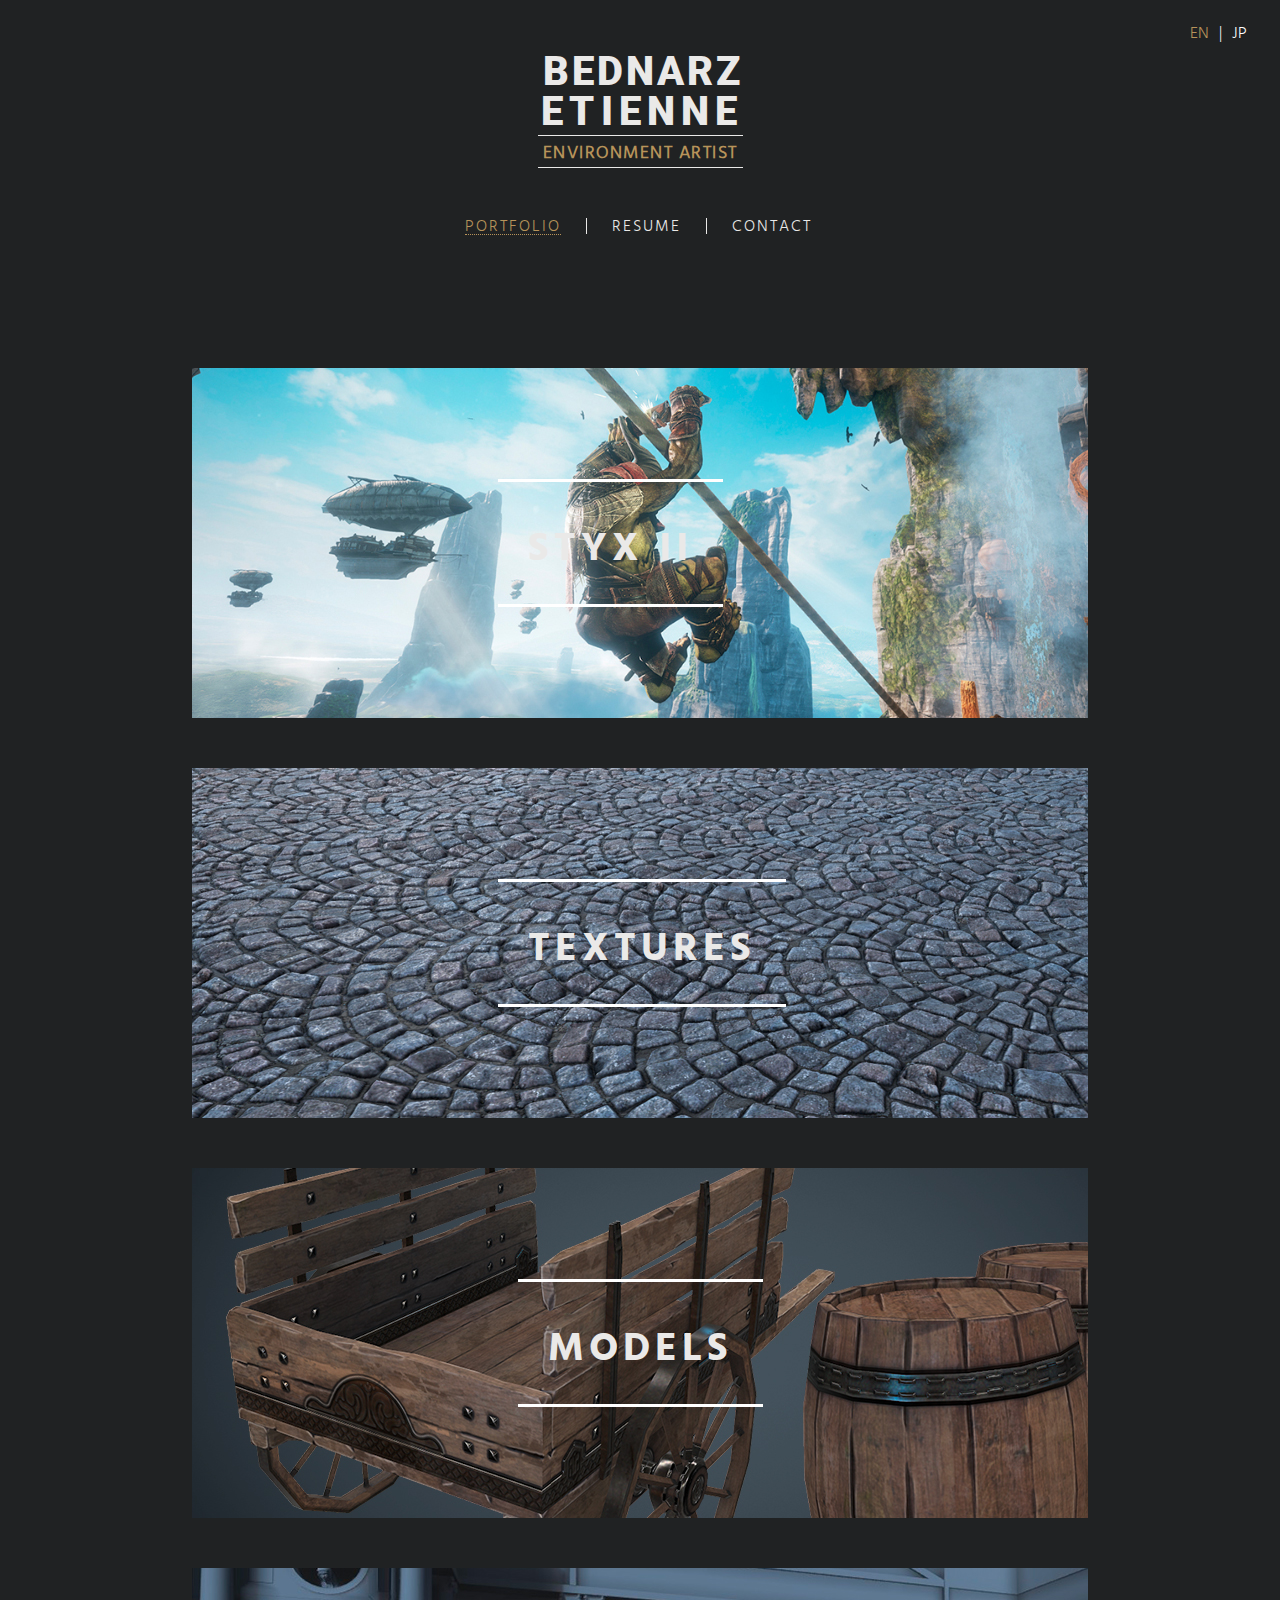
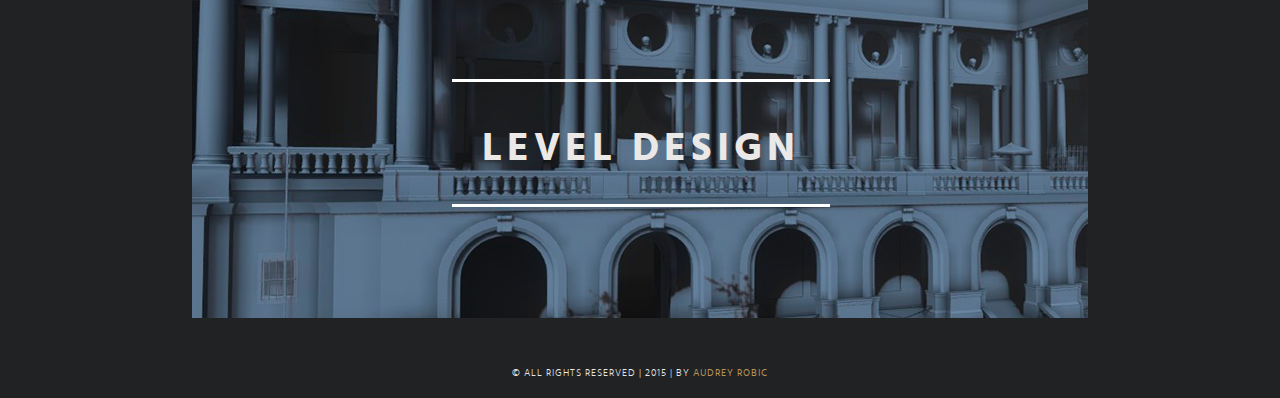
<file: index.html>
<!DOCTYPE html>
	<html lang="en">
	<head>
		<title>Portfolio | E.BEDNARZ | Environement Artist</title>
		<meta charset="UTF-8">
		<meta name="viewport" content="initial-scale=1">
		<meta name="description" content="Etienne Bednarz | 3D Environment Artist for video games. " />
		<meta name="keywords" content="Etienne Bednarz, 3D, Environment artist, video game" />
		<meta property="og:title" content="Etienne Bednarz | 3D Environment Artist for video games. ">
		<meta property="og:description" content="3D Environment Artist for video games.">
		<meta property="og:type" content="Website">
		<meta property="og:url" content="http://etiennebednarz.fr">
		<meta property="og:image" content="http://etiennebednarz.fr/img/social-network.png">
		<meta property="og:site_name" content="Etienne Bednarz">
		<link rel="stylesheet" type="text/css" href="css/style.css">
		<link rel="stylesheet" type="text/css" href="css/stylesheet.css">
		<link  rel="shortcut icon" href="img/favicon.png">
		<link rel="stylesheet" type="text/css" href="css/reset.css">
		<link rel="stylesheet" type="text/css" href="css/style.css">
		<link rel="stylesheet" type="text/css" href="css/stylesheet.css">
		<link rel="shortcut icon" href="img/favicon.png">
	</head>
	<body>
		<header>
			<button class="button-block"><div class="button-nav"></div></button>
			<ul class="language">
				<li><a href="index.html"class="lang-en lang-active">en</a>|</li>
				<li><a href="jp.html" class="lang-jap">jp</a></li>
			</ul>
			<a href="index.html" class="titre-site">
				<h1>Bednarz <span class="spacing">Etienne</span></h1>
				<h2>Environment Artist </h2>
			</a>
			<nav class="nav">
				<ul class="navigation en">
					<li><a class="content-actif" href="index.html">Portfolio</a></li>
					<li><a href="resume.html">Resume</a></li>
					<li><a href="contact.php">Contact</a></li>
				</ul>
			</nav>
		</header>
		<div class="wrapper">
			<ul class="works">
			    <li>
					<a class="projet styx" href="Styx.html">
						<h3 class="work-projet-titre">Styx II</h3>
					</a>
				</li>
				<li>
					<a class="projet texture" href="texture.html">
						<h3 class="work-projet-titre">Textures</h3>
					</a>
				</li>
				<li>
					<a class="projet models" href="models.html">
						<h3 class="work-projet-titre">Models</h3>
					</a>
				</li>
				<li>
					<a  class="projet leveldesign" href="leveldesign.html">
						<h3 class="work-projet-titre">Level design</h3>
					</a>
				</li>
			</ul>
		</div>
		<footer>
			<p>© All rights reserved | 2015 | By <a href="http://www.audreyrobic.be" target='_blank'>Audrey Robic</a></p>
		</footer>
		<script>
		buttonBlock = document.getElementsByClassName("button-block"),
	      	buttonNav = document.getElementsByClassName("button-nav"),
	      	langJap = document.getElementsByClassName("lang-jap"),
	      	language = document.getElementsByClassName("language"),
	      	nav = document.getElementsByClassName("nav");
	      
	      	buttonBlock[0].addEventListener("click", function(){
	        nav[0].classList.toggle("nav-mobile");
	        language[0].classList.toggle("color-lang");
	        langJap[0].classList.toggle("color-lang");
	      	});


		  (function(i,s,o,g,r,a,m){i['GoogleAnalyticsObject']=r;i[r]=i[r]||function(){
		  (i[r].q=i[r].q||[]).push(arguments)},i[r].l=1*new Date();a=s.createElement(o),
		  m=s.getElementsByTagName(o)[0];a.async=1;a.src=g;m.parentNode.insertBefore(a,m)
		  })(window,document,'script','//www.google-analytics.com/analytics.js','ga');

		  ga('create', 'UA-64553737-1', 'auto');
		  ga('send', 'pageview');

		</script>
	</body>
	</html>
</file>
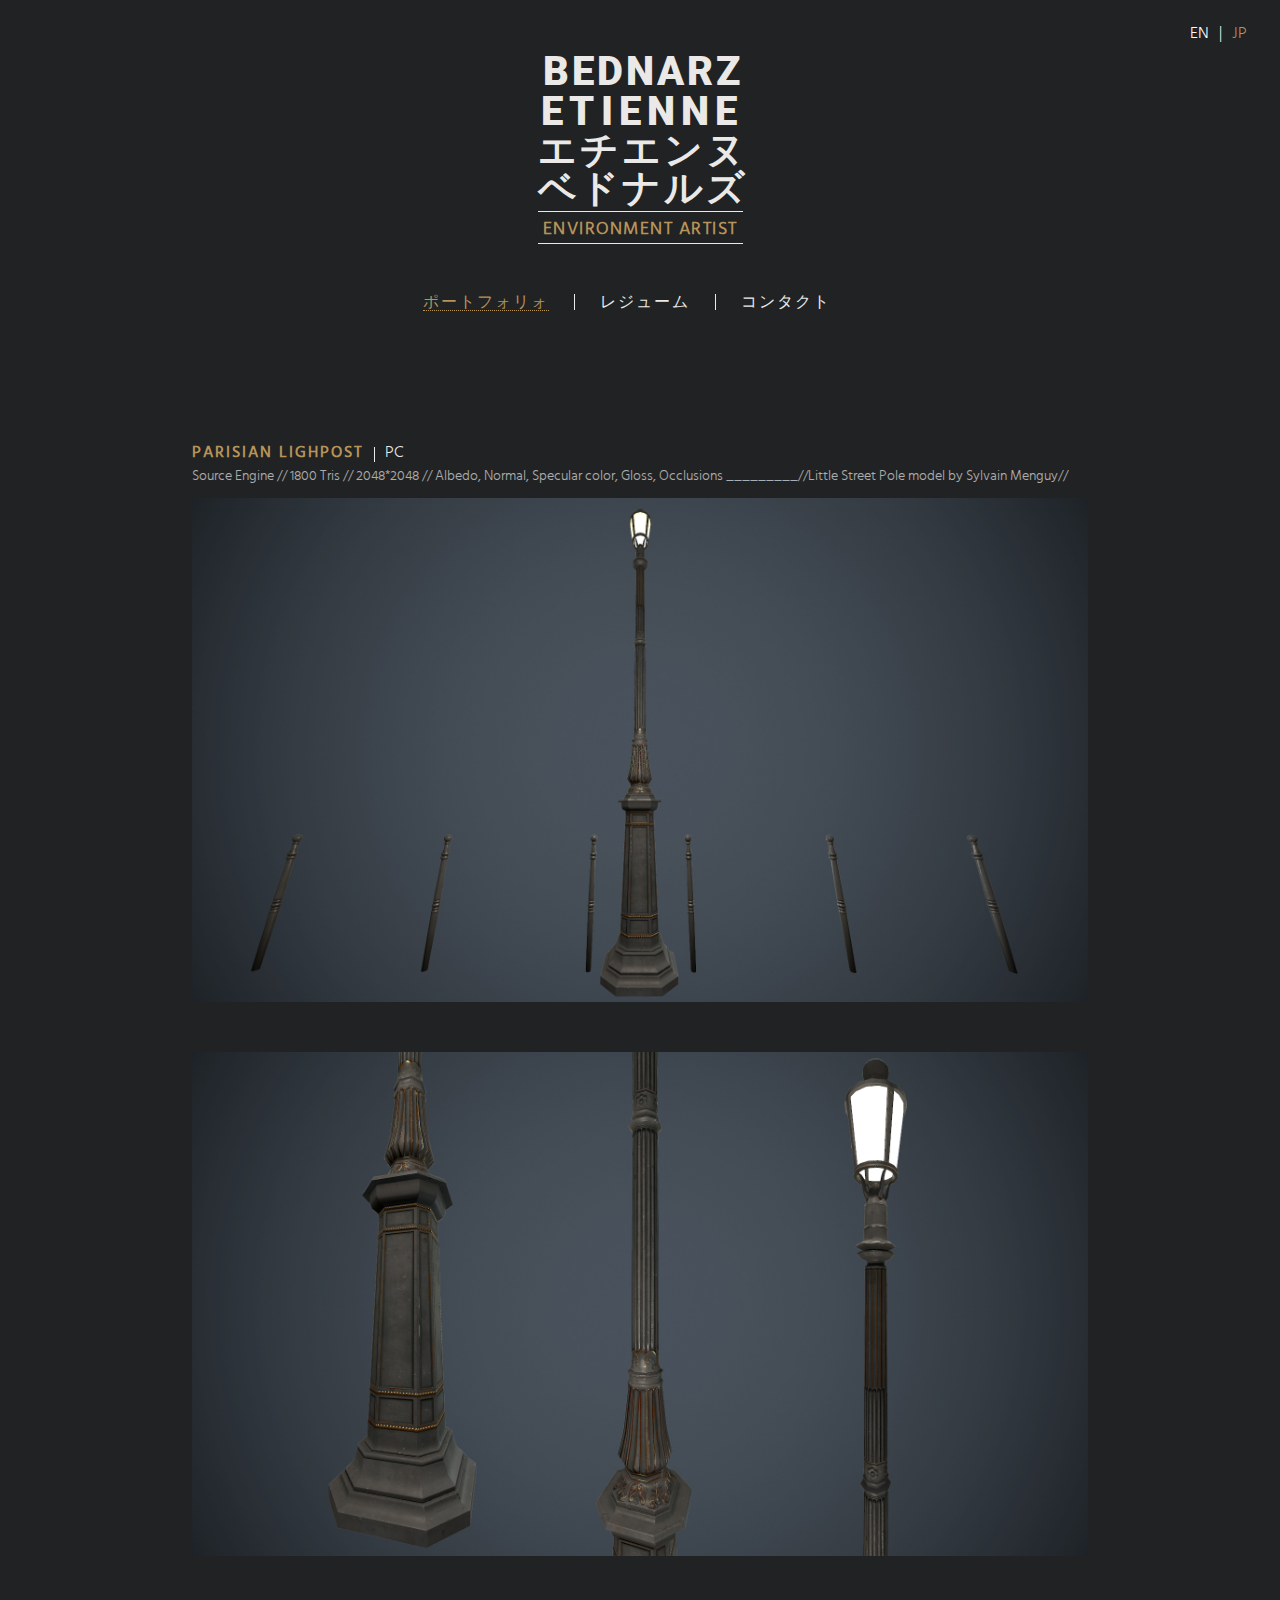
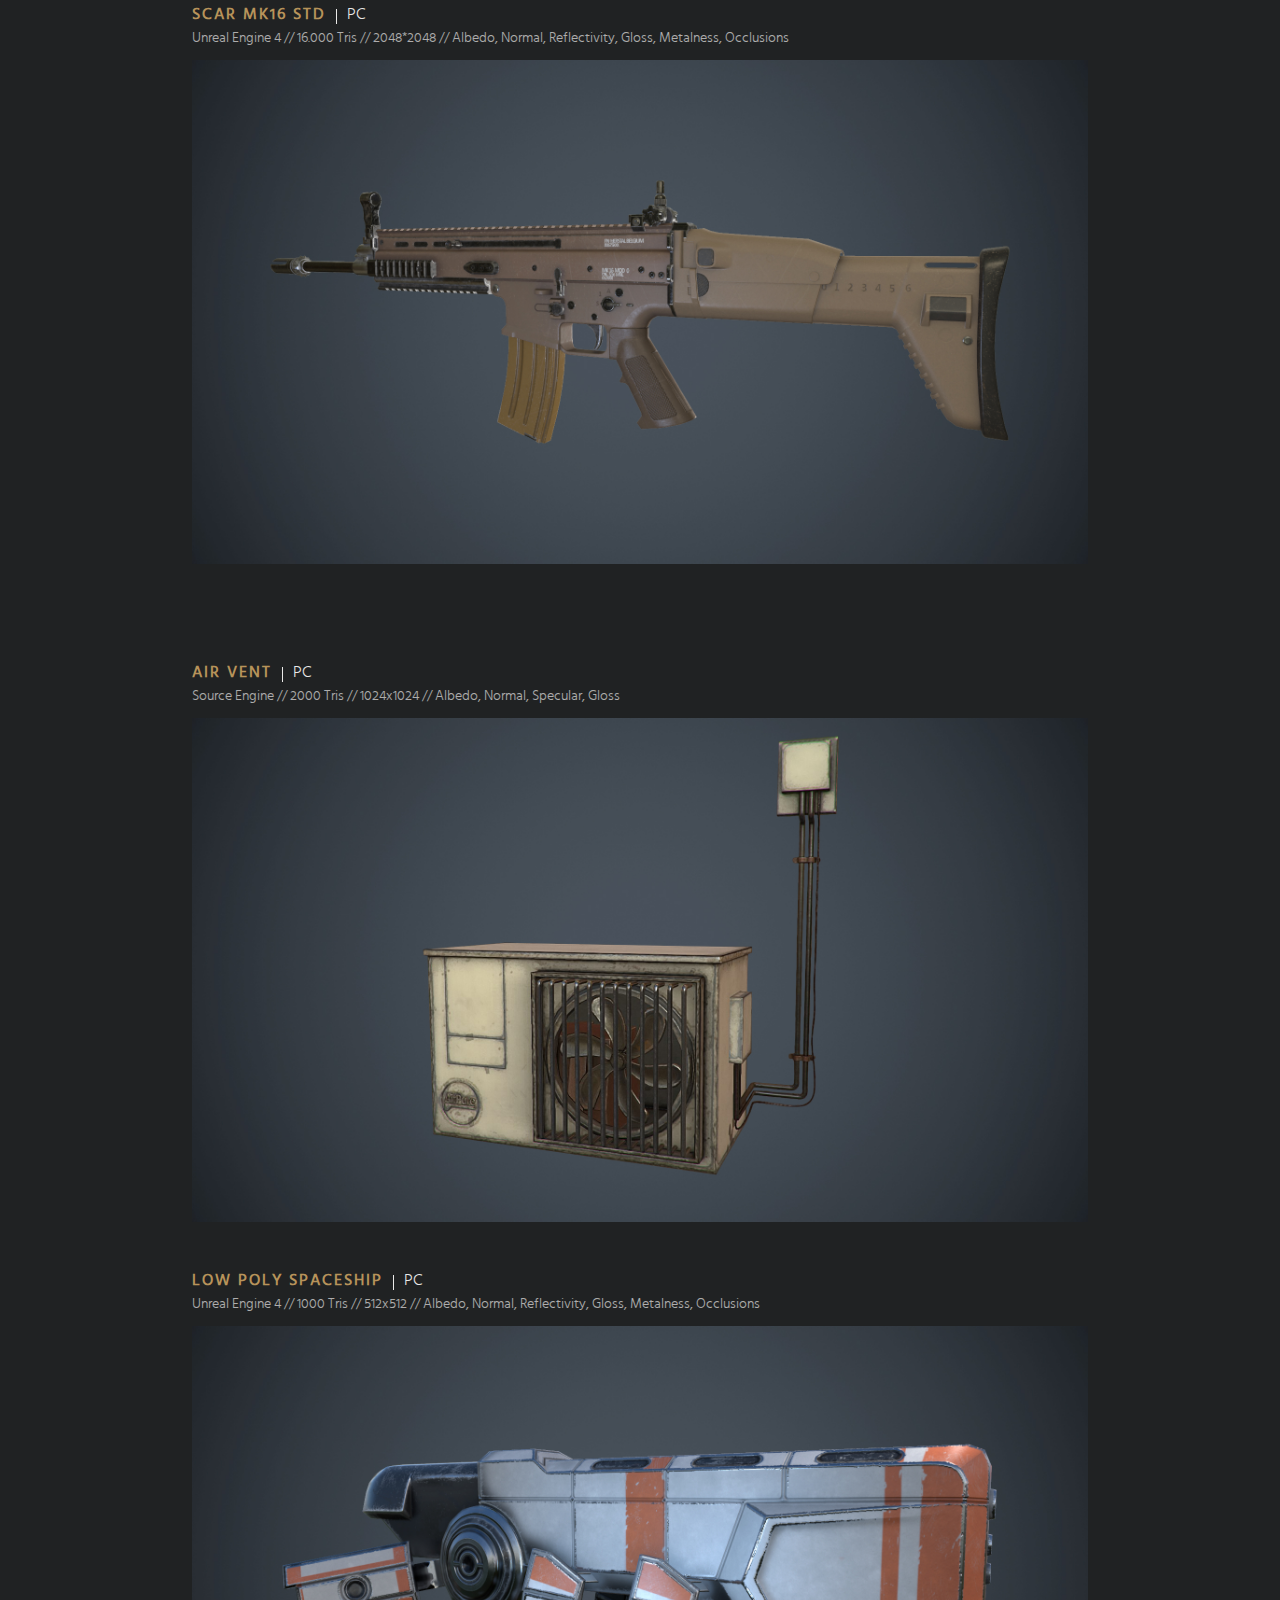
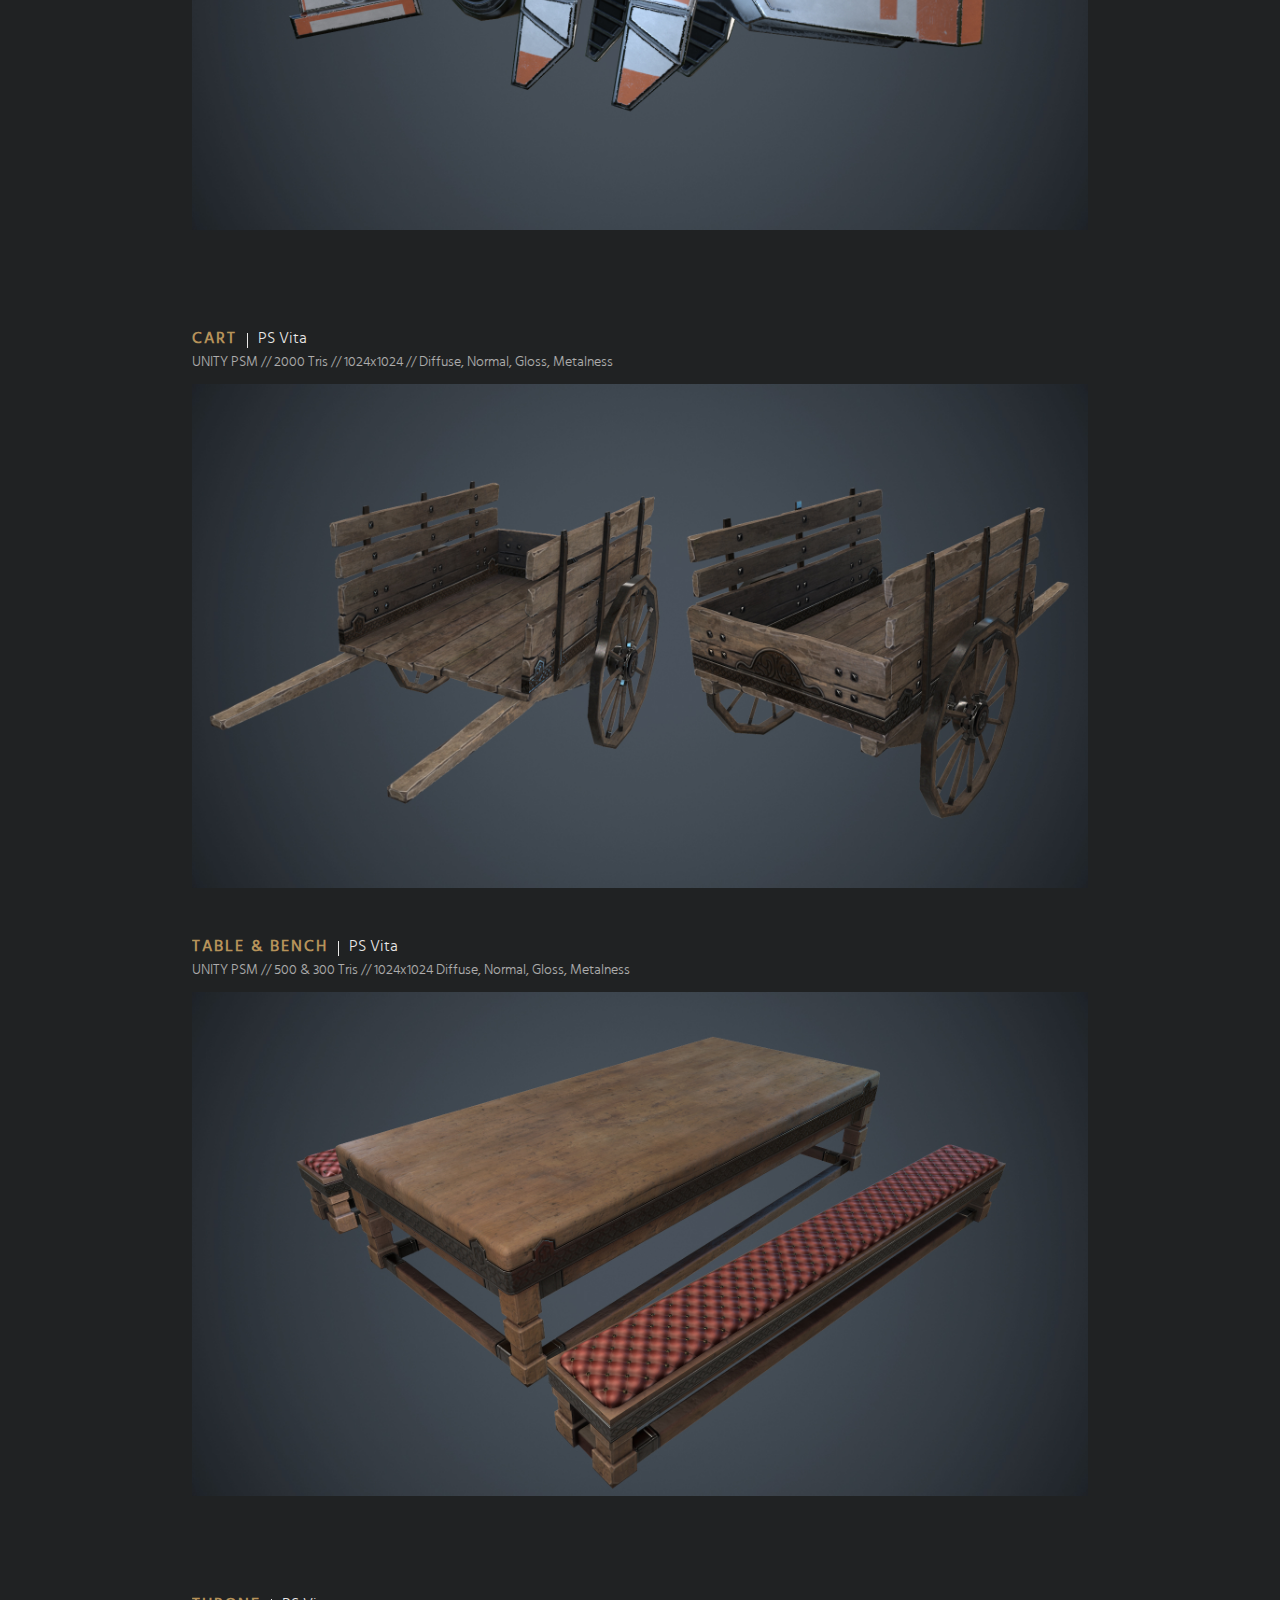
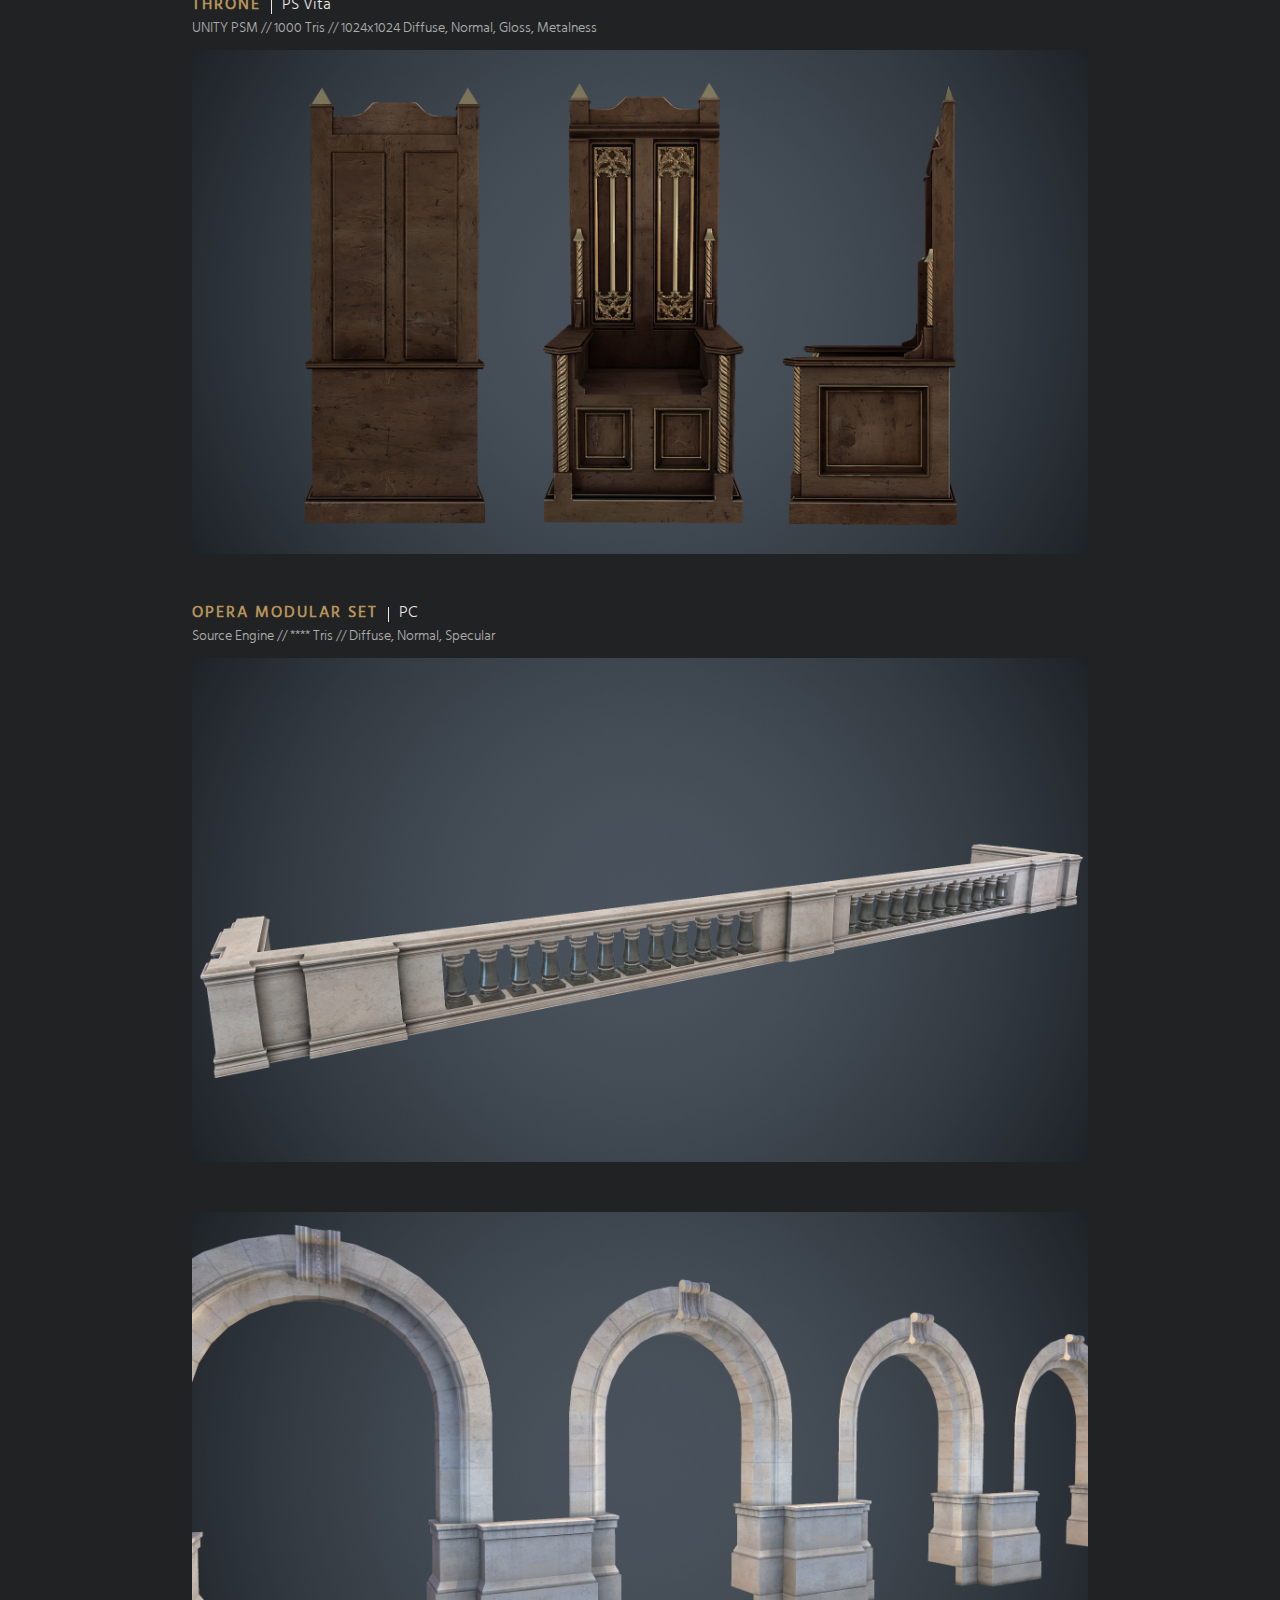
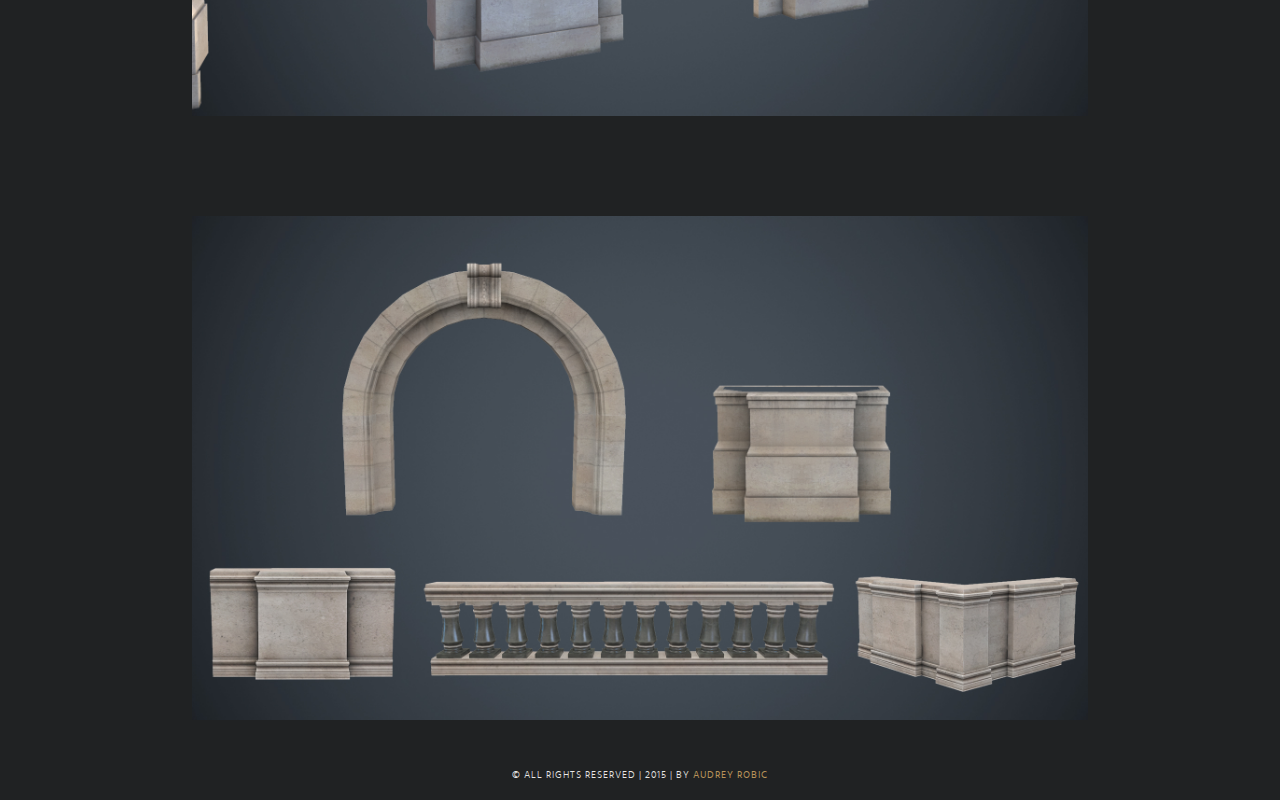
<file: jp-models.html>
<!DOCTYPE html>
	<html lang="ja">
	<head>
		<title>Models | E.BEDNARZ | Environement Artist</title>
		<meta charset="UTF-8">
		<meta name="viewport" content="initial-scale=1">
		<meta name="description" content="Etienne Bednarz | 3D Environment Artist for video games. " />
		<meta name="keywords" content="Etienne Bednarz, 3D, Environment artist, video game" />
		<meta property="og:title" content="Etienne Bednarz | 3D Environment Artist for video games. ">
		<meta property="og:description" content="M3D Environment Artist for video games.">
		<meta property="og:type" content="Website">
		<meta property="og:url" content="http://etiennebednarz.fr">
		<meta property="og:image" content="http://aetiennebednarz.fr/img/social-network.png">
		<meta property="og:site_name" content="Etienne Bednarz">
		<link rel="stylesheet" type="text/css" href="css/reset.css">
		<link rel="stylesheet" type="text/css" href="css/style.css">
		<link rel="stylesheet" type="text/css" href="css/stylesheet.css">
		<link rel="shortcut icon" href="img/favicon.png">
	</head>
	<body>
		<header>
			<button class="button-block"><div class="button-nav"></div></button>
			<ul class="language">
				<li><a href="models.html"class="lang-en">en</a>|</li>
				<li><a href="jp-models.html" class="lang-jap lang-active">jp</a></li>
			</ul>
			<a href="jp.html" class="titre-site">
				<h1>Bednarz <span class="spacing">Etienne</span><span class="jap">&#12456;&#12481;&#12456;&#12531;&#12492;</span><span class="jap">&#12505;&#12489;&#12490;&#12523;&#12474;</span></h1>
				<h2>Environment Artist </h2>
			</a>
			<nav class="nav">
				<ul class="navigation jap">
					<li><a class="content-actif" href="jp.html">&#12509;&#12540;&#12488;&#12501;&#12457;&#12522;&#12457;</a></li>
					<li><a href="jp-resume.html">&#12524;&#12472;&#12517;&#12540;&#12512;</a></li>
					<li><a href="jp-contact.php"> &#12467;&#12531;&#12479;&#12463;&#12488;</a></li>
				</ul>
			</nav>
		</header>
		<div class="wrapper">
			<ul class="galerie">
			    <li>
					<h3 class="titre-projet">Parisian Lighpost</h3><h4 class="galerie-title">PC</h4><h4 class="galerie-title galerie-title-sub">Source Engine // 1800 Tris // 2048*2048 // Albedo, Normal, Specular color, Gloss, Occlusions _________//Little Street Pole model by Sylvain Menguy//</h4>
					<img src="img/Parisian01b.jpg">
					<img src="img/Parisian03.jpg">
				</li>
			    <li>
					<h3 class="titre-projet">Scar MK16 Std</h3><h4 class="galerie-title">PC</h4><h4 class="galerie-title galerie-title-sub">Unreal Engine 4 // 16.000 Tris // 2048*2048 // Albedo, Normal, Reflectivity, Gloss, Metalness, Occlusions</h4>
					<img src="img/Scar01.jpg">
				</li>
				<li>
					<h3 class="titre-projet">Air Vent</h3><h4 class="galerie-title">PC</h4><h4 class="galerie-title galerie-title-sub">Source Engine // 2000 Tris // 1024x1024 // Albedo, Normal, Specular, Gloss</h4>
					<img src="img/Clim_01.jpg">
				</li>
			    <li>
					<h3 class="titre-projet">Low Poly Spaceship</h3><h4 class="galerie-title">PC</h4><h4 class="galerie-title galerie-title-sub">Unreal Engine 4 // 1000 Tris // 512x512 // Albedo, Normal, Reflectivity, Gloss, Metalness, Occlusions</h4>
					<img src="img/Space01.jpg">
				</li>
				<li>
					<h3 class="titre-projet">Cart</h3><h4 class="galerie-title">PS Vita</h4><h4 class="galerie-title galerie-title-sub">UNITY PSM // 2000 Tris // 1024x1024 // Diffuse, Normal, Gloss, Metalness</h4>
					<img src="img/Cart_01.jpg">
				</li>
				<li>
					<h3 class="titre-projet">Table & Bench</h3><h4 class="galerie-title">PS Vita</h4><h4 class="galerie-title galerie-title-sub">UNITY PSM // 500 & 300 Tris // 1024x1024 Diffuse, Normal, Gloss, Metalness</h4>
					<img src="img/Table_01.jpg">
				</li>
				<li>
					<h3 class="titre-projet">Throne</h3><h4 class="galerie-title">PS Vita</h4><h4 class="galerie-title galerie-title-sub">UNITY PSM // 1000 Tris // 1024x1024 Diffuse, Normal, Gloss, Metalness</h4>
					<img src="img/Throne_01.jpg">
				</li>
				<li>
					<h3 class="titre-projet">Opera Modular Set</h3><h4 class="galerie-title">PC</h4><h4 class="galerie-title galerie-title-sub">Source Engine // **** Tris // Diffuse, Normal, Specular</h4>
					<img src="img/OperaHandrail_01.jpg">
					<img src="img/OperaArch_01.jpg"></li>
					<img src="img/OperaModular01.jpg"></li>
				</li>
			</ul>
		</div>

		<footer>
			<p>© All rights reserved | 2015 | By <a href="http://www.audreyrobic.be" target='_blank'>Audrey Robic</a></p>
		</footer>
		<script>
		buttonBlock = document.getElementsByClassName("button-block"),
	      	buttonNav = document.getElementsByClassName("button-nav"),
	      	langen = document.getElementsByClassName("lang-en"),
	      	language = document.getElementsByClassName("language"),
	      	nav = document.getElementsByClassName("nav");
	      
	      	buttonBlock[0].addEventListener("click", function(){
	        nav[0].classList.toggle("nav-mobile");
	        language[0].classList.toggle("color-lang");
	        langen[0].classList.toggle("color-lang");
	      	});
		  (function(i,s,o,g,r,a,m){i['GoogleAnalyticsObject']=r;i[r]=i[r]||function(){
		  (i[r].q=i[r].q||[]).push(arguments)},i[r].l=1*new Date();a=s.createElement(o),
		  m=s.getElementsByTagName(o)[0];a.async=1;a.src=g;m.parentNode.insertBefore(a,m)
		  })(window,document,'script','//www.google-analytics.com/analytics.js','ga');

		  ga('create', 'UA-64553737-1', 'auto');
		  ga('send', 'pageview');

		</script>
	</body>
	</html>
</file>
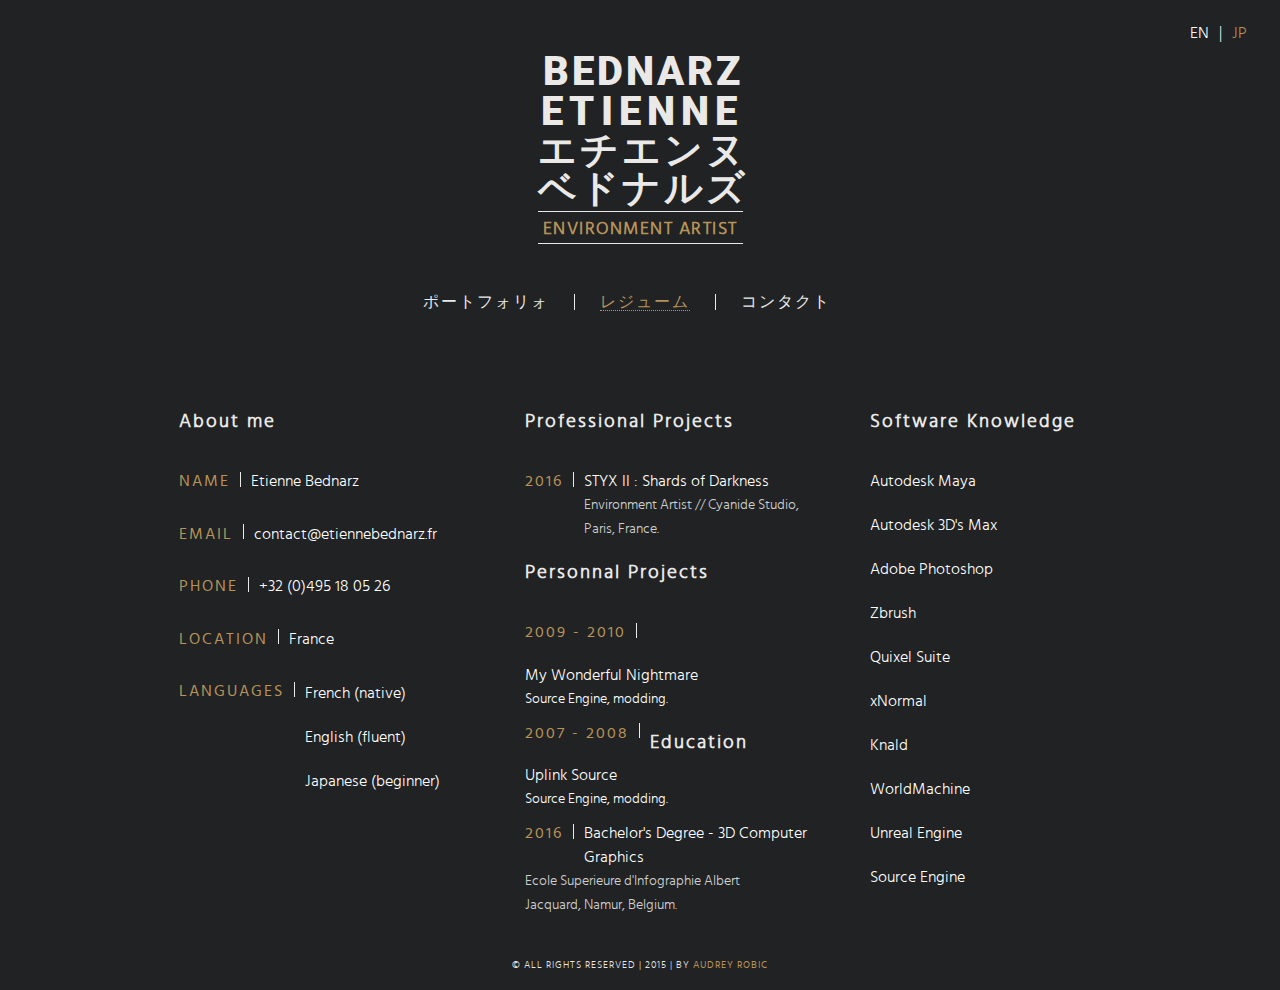
<file: jp-resume.html>
<!DOCTYPE html>
	<html lang="ja">
	<head>
		<title>Resume | E.BEDNARZ | Environement Artist</title>
		<meta charset="UTF-8">
		<meta name="viewport" content="initial-scale=1">
		<meta name="description" content="Etienne Bednarz | 3D Environment Artist for video games. " />
		<meta name="keywords" content="Etienne Bednarz, 3D, Environment artist, video game" />
		<meta property="og:title" content="Etienne Bednarz | 3D Environment Artist for video games. ">
		<meta property="og:description" content="M3D Environment Artist for video games.">
		<meta property="og:type" content="Website">
		<meta property="og:url" content="http://etiennebednarz.fr">
		<meta property="og:image" content="http://aetiennebednarz.fr/img/social-network.png">
		<meta property="og:site_name" content="Etienne Bednarz">
		<link rel="stylesheet" type="text/css" href="css/reset.css">
		<link rel="stylesheet" type="text/css" href="css/style.css">
		<link rel="stylesheet" type="text/css" href="css/stylesheet.css">
		<link rel="shortcut icon" href="img/favicon.png">
	</head>
	<body>
		<header>
			<button class="button-block"><div class="button-nav"></div></button>
			<ul class="language">
				<li><a href="resume.html"class="lang-en">en</a>|</li>
				<li><a href="jp-resume.html" class="lang-jap lang-active">jp</a></li>
			</ul>
			<a href="jp.html" class="titre-site">
				<h1>Bednarz <span class="spacing">Etienne</span><span class="jap">&#12456;&#12481;&#12456;&#12531;&#12492;</span><span class="jap">&#12505;&#12489;&#12490;&#12523;&#12474;</span></h1>
				<h2>Environment Artist </h2>
			</a>
			<nav class="nav">
				<ul class="navigation jap">
					<li><a href="jp.html">&#12509;&#12540;&#12488;&#12501;&#12457;&#12522;&#12457;</a></li>
					<li><a class="content-actif" href="jp-resume.html">&#12524;&#12472;&#12517;&#12540;&#12512;</a></li>
					<li><a href="jp-contact.php"> &#12467;&#12531;&#12479;&#12463;&#12488;</a></li>
				</ul>
			</nav>
		</header>
		<div class="wrapper wrapper-resume clearfix">
			<section class="resume">
				<h3 class="contact">About me</h3>
				<ul>
					<li><span class="titre-projet">Name </span> <p>Etienne Bednarz</p></li>
					<li><span class="titre-projet">Email </span> <a href="mailto:contact@etiennebednarz.fr">contact@etiennebednarz.fr</a></li>
					<li><span class="titre-projet">Phone </span> <p>+32 (0)495 18 05 26</p></li>
					<li><span class="titre-projet">Location </span> <p>France</p></li>
					<li><span class="titre-projet">Languages </span> 
						<ul class="resume-lang">
							<li>French (native)</li>
							<li>English (fluent)</li>
							<li> Japanese (beginner)</li>
						</ul>
					</li>
				</ul>
			</section>
			<section class="resume">
	
				<h3 class="contact">Professional Projects</h3>
				<ul>
					<li><span class="titre-projet">2016 </span><p class="big">STYX II : Shards of Darkness</p><p class="light">Environment Artist // Cyanide Studio, Paris, France.</p></li>
				</ul>
				<li>
				</li>
				
				<h3 class="contact">Personnal Projects</h3>
				<ul>
					<li><span class="titre-projet">2009 - 2010 </span><p class="big"><a href="http://www.moddb.com/mods/my-wonderful-nightmare">My Wonderful Nightmare</a></p><p class="light"><a href="http://www.moddb.com/mods/my-wonderful-nightmare">Source Engine, modding.</a></p></li>
					<li><span class="titre-projet">2007 - 2008 </span><p class="big"><a href="http://www.moddb.com/mods/uplink-source">Uplink Source</a></p><p class="light"><a href="http://www.moddb.com/mods/uplink-source">Source Engine, modding.</a></p></li>
				</ul>
				<h3 class="contact">Education</h3>
				<ul>
					<li><span class="titre-projet">2016 </span><p class="big">Bachelor's Degree - 3D Computer Graphics</p><p class="light">Ecole Superieure d'Infographie Albert Jacquard, Namur, Belgium.</p></li>
				</ul>
					</li>
				</ul>
				<li>
				</li>
				
			
			</section>
			<section class="resume">
				<h3 class="contact">Software Knowledge</h3>
				<ul>
					<li>Autodesk Maya</li>
					<li>Autodesk 3D's Max</li>
					<li>Adobe Photoshop</li>
					<li>Zbrush</li>
					<li>Quixel Suite</li>
					<li>xNormal</li>
					<li>Knald</li>
					<li>WorldMachine</li>
					<li>Unreal Engine</li>
					<li>Source Engine</li>
				</ul>
			</section>
		</div>
		<footer>
			<p>© All rights reserved | 2015 | By <a href="http://www.audreyrobic.be" target='_blank'>Audrey Robic</a></p>
		</footer>
		<script>
		buttonBlock = document.getElementsByClassName("button-block"),
	      	buttonNav = document.getElementsByClassName("button-nav"),
	      	langen = document.getElementsByClassName("lang-en"),
	      	language = document.getElementsByClassName("language"),
	      	nav = document.getElementsByClassName("nav");
	      
	      	buttonBlock[0].addEventListener("click", function(){
	        nav[0].classList.toggle("nav-mobile");
	        language[0].classList.toggle("color-lang");
	        langen[0].classList.toggle("color-lang");
	      	});
		  (function(i,s,o,g,r,a,m){i['GoogleAnalyticsObject']=r;i[r]=i[r]||function(){
		  (i[r].q=i[r].q||[]).push(arguments)},i[r].l=1*new Date();a=s.createElement(o),
		  m=s.getElementsByTagName(o)[0];a.async=1;a.src=g;m.parentNode.insertBefore(a,m)
		  })(window,document,'script','//www.google-analytics.com/analytics.js','ga');

		  ga('create', 'UA-64553737-1', 'auto');
		  ga('send', 'pageview');

		</script>
	</body>
	</html>
</file>
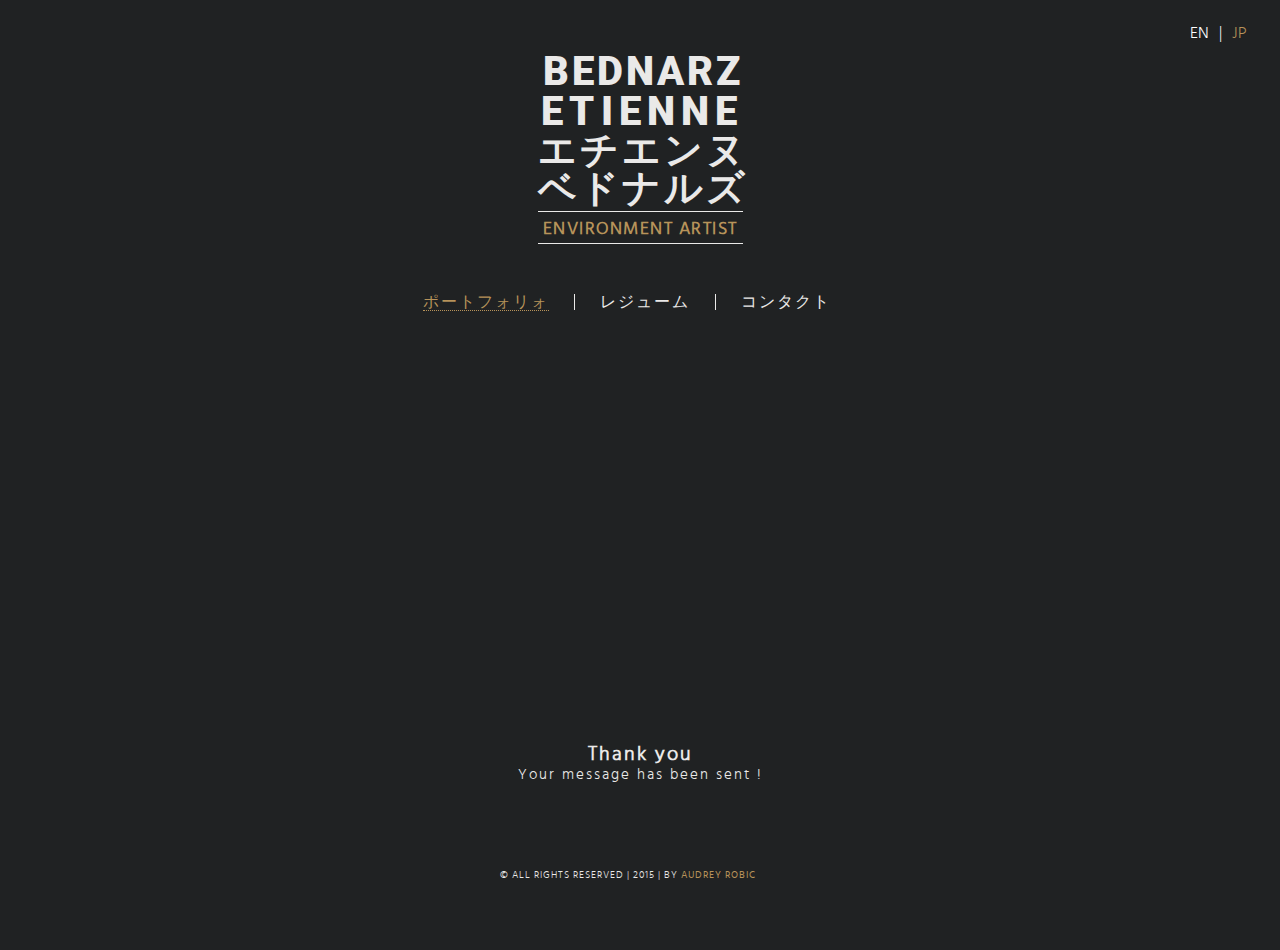
<file: jp-thanks.html>
<!DOCTYPE html>
	<html lang="ja">
	<head>
		<title>Contact | E.BEDNARZ | Environement Artist</title>
		<meta charset="UTF-8">
		<meta name="viewport" content="initial-scale=1">
		<meta name="description" content="Etienne Bednarz | 3D Environment Artist for video games. " />
		<meta name="keywords" content="Etienne Bednarz, 3D, Environment artist, video game" />
		<meta property="og:title" content="Etienne Bednarz | 3D Environment Artist for video games. ">
		<meta property="og:description" content="M3D Environment Artist for video games.">
		<meta property="og:type" content="Website">
		<meta property="og:url" content="http://etiennebednarz.fr">
		<meta property="og:image" content="http://aetiennebednarz.fr/img/social-network.png">
		<meta property="og:site_name" content="Etienne Bednarz">
		<link rel="stylesheet" type="text/css" href="css/reset.css">
		<link rel="stylesheet" type="text/css" href="css/style.css">
		<link rel="stylesheet" type="text/css" href="css/stylesheet.css">
		<link rel="shortcut icon" href="img/favicon.png">
	</head>
	<body>
		<header>
			<button class="button-block"><div class="button-nav"></div></button>
			<ul class="language">
				<li><a href="thanks.html"class="lang-en">en</a>|</li>
				<li><a href="jp-thanks.html" class="lang-jap lang-active">jp</a></li>
			</ul>
			<a href="jp.html" class="titre-site">
				<h1>Bednarz <span class="spacing">Etienne</span><span class="jap">&#12456;&#12481;&#12456;&#12531;&#12492;</span><span class="jap">&#12505;&#12489;&#12490;&#12523;&#12474;</span></h1>
				<h2>Environment Artist </h2>
			</a>
			<nav class="nav">
				<ul class="navigation jap">
					<li><a class="content-actif" href="jp.html">&#12509;&#12540;&#12488;&#12501;&#12457;&#12522;&#12457;</a></li>
					<li><a href="jp-resume.html">&#12524;&#12472;&#12517;&#12540;&#12512;</a></li>
					<li><a href="jp-contact.php"> &#12467;&#12531;&#12479;&#12463;&#12488;</a></li>
				</ul>
			</nav>
		</header>
		<div class="wrapper clearfix">
			<h3 class="thanks-title">Thank you</h3>
			<p class="thanks">Your message has been sent !</p>
		</div>
		<footer class="footer-thanks">
			<p>© All rights reserved | 2015 | By <a href="http://www.audreyrobic.be" target='_blank'>Audrey Robic</a></p>
		</footer>
		<script>
		buttonBlock = document.getElementsByClassName("button-block"),
	      	buttonNav = document.getElementsByClassName("button-nav"),
	      	langen = document.getElementsByClassName("lang-en"),
	      	language = document.getElementsByClassName("language"),
	      	nav = document.getElementsByClassName("nav");
	      
	      	buttonBlock[0].addEventListener("click", function(){
	        nav[0].classList.toggle("nav-mobile");
	        language[0].classList.toggle("color-lang");
	        langen[0].classList.toggle("color-lang");
	      	});
		  (function(i,s,o,g,r,a,m){i['GoogleAnalyticsObject']=r;i[r]=i[r]||function(){
		  (i[r].q=i[r].q||[]).push(arguments)},i[r].l=1*new Date();a=s.createElement(o),
		  m=s.getElementsByTagName(o)[0];a.async=1;a.src=g;m.parentNode.insertBefore(a,m)
		  })(window,document,'script','//www.google-analytics.com/analytics.js','ga');

		  ga('create', 'UA-64553737-1', 'auto');
		  ga('send', 'pageview');

		</script>
	</body>
	</html>
</file>
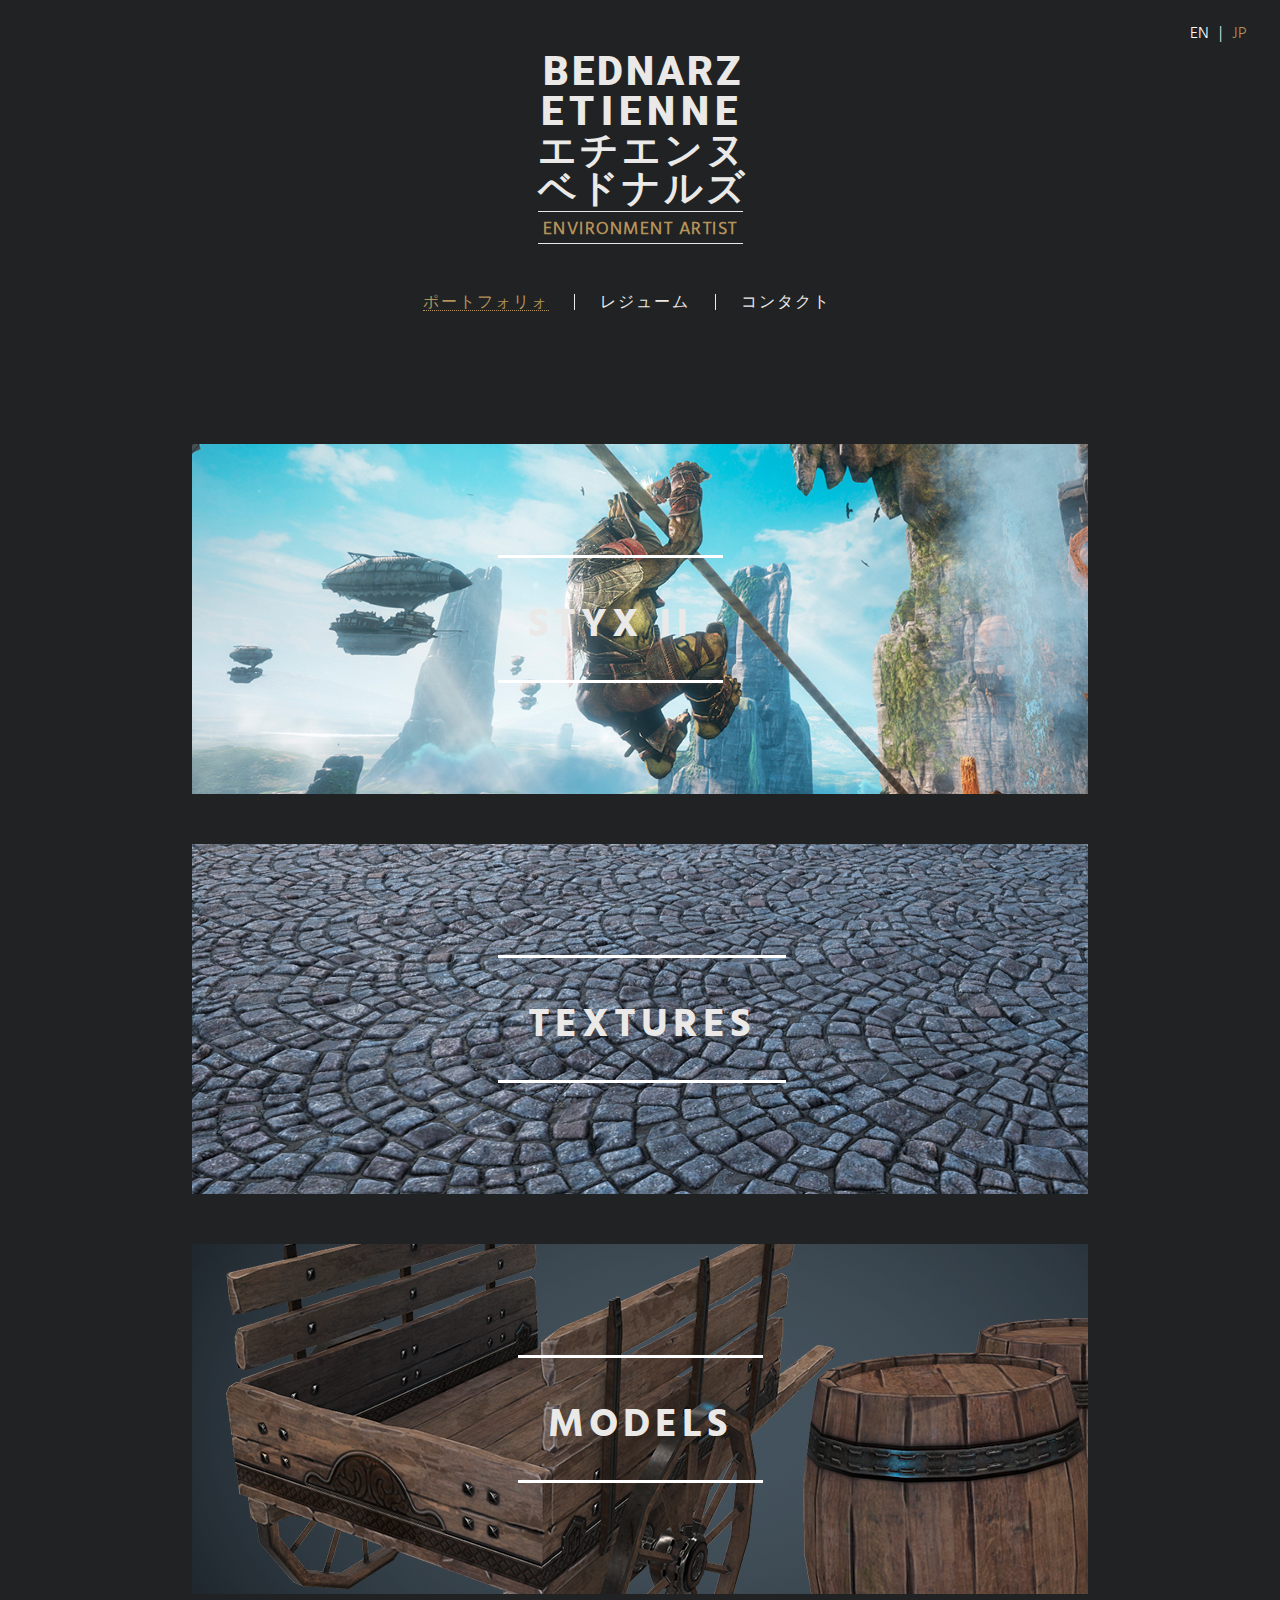
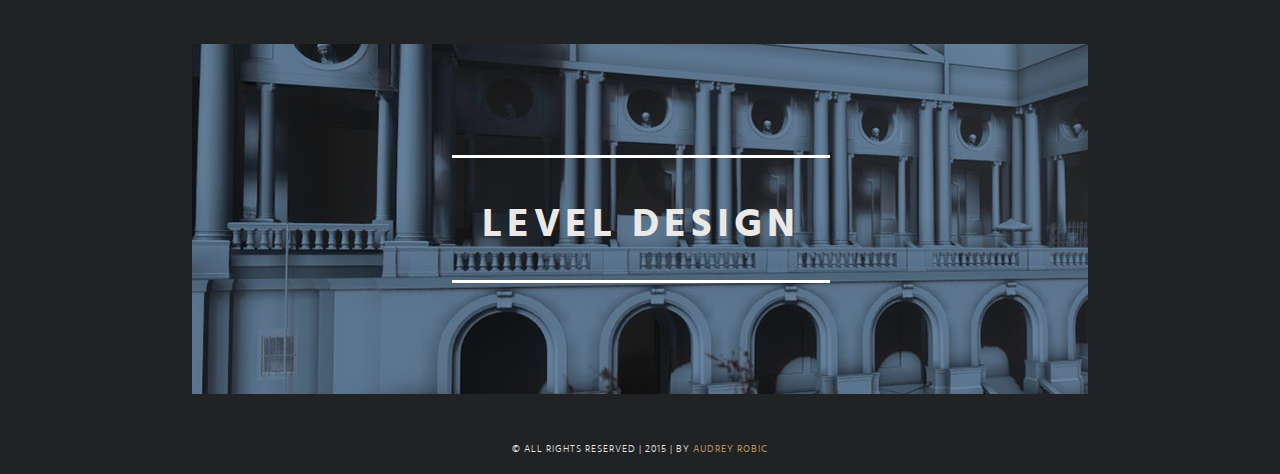
<file: jp.html>
<!DOCTYPE html>
	<html lang="ja">
	<head>
		<title>Portfolio | E.BEDNARZ | Environement Artist</title>
		<meta charset="UTF-8">
		<meta name="viewport" content="initial-scale=1">
		<meta name="description" content="Etienne Bednarz | 3D Environment Artist for video games. " />
		<meta name="keywords" content="Etienne Bednarz, 3D, Environment artist, video game" />
		<meta property="og:title" content="Etienne Bednarz | 3D Environment Artist for video games. ">
		<meta property="og:description" content="M3D Environment Artist for video games.">
		<meta property="og:type" content="Website">
		<meta property="og:url" content="http://etiennebednarz.fr">
		<meta property="og:image" content="http://aetiennebednarz.fr/img/social-network.png">
		<meta property="og:site_name" content="Etienne Bednarz">
		<link rel="stylesheet" type="text/css" href="css/reset.css">
		<link rel="stylesheet" type="text/css" href="css/style.css">
		<link rel="stylesheet" type="text/css" href="css/stylesheet.css">
		<link rel="shortcut icon" href="img/favicon.png">
	</head>
	<body>
		<header>
			<button class="button-block"><div class="button-nav"></div></button>
			<ul class="language">
				<li><a href="index.html"class="lang-en">en</a>|</li>
				<li><a href="jp.html" class="lang-jap lang-active">jp</a></li>
			</ul>
			<a href="jp.html" class="titre-site">
				<h1>Bednarz <span class="spacing">Etienne</span><span class="jap">&#12456;&#12481;&#12456;&#12531;&#12492;</span><span class="jap">&#12505;&#12489;&#12490;&#12523;&#12474;</span></h1>
				<h2>Environment Artist </h2>
			</a>
			<nav class="nav">
				<ul class="navigation jap">
					<li><a class="content-actif" href="jp.html">&#12509;&#12540;&#12488;&#12501;&#12457;&#12522;&#12457;</a></li>
					<li><a href="jp-resume.html">&#12524;&#12472;&#12517;&#12540;&#12512;</a></li>
					<li><a href="jp-contact.php"> &#12467;&#12531;&#12479;&#12463;&#12488;</a></li>
				</ul>
			</nav>
		</header>
		<div class="wrapper">
			<ul class="works">
			    <li>
					<a class="projet styx" href="Styx.html">
						<h3 class="work-projet-titre">Styx II</h3>
					</a>
				</li>
				<li>
					<a class="projet texture" href="jp-texture.html">
						<h3 class="work-projet-titre">Textures</h3>
					</a>
				</li>
				<li>
					<a class="projet models" href="jp-models.html">
						<h3 class="work-projet-titre">Models</h3>
					</a>
				</li>
				<li>
					<a  class="projet leveldesign" href="jp-leveldesign.html">
						<h3 class="work-projet-titre">Level design</h3>
					</a>
				</li>
			</ul>
		</div>
		<footer>
			<p>© All rights reserved | 2015 | By <a href="http://www.audreyrobic.be" target='_blank'>Audrey Robic</a></p>
		</footer>
		<script>
		buttonBlock = document.getElementsByClassName("button-block"),
	      	buttonNav = document.getElementsByClassName("button-nav"),
	      	langen = document.getElementsByClassName("lang-en"),
	      	language = document.getElementsByClassName("language"),
	      	nav = document.getElementsByClassName("nav");
	      
	      	buttonBlock[0].addEventListener("click", function(){
	        nav[0].classList.toggle("nav-mobile");
	        language[0].classList.toggle("color-lang");
	        langen[0].classList.toggle("color-lang");
	      	});

		  (function(i,s,o,g,r,a,m){i['GoogleAnalyticsObject']=r;i[r]=i[r]||function(){
		  (i[r].q=i[r].q||[]).push(arguments)},i[r].l=1*new Date();a=s.createElement(o),
		  m=s.getElementsByTagName(o)[0];a.async=1;a.src=g;m.parentNode.insertBefore(a,m)
		  })(window,document,'script','//www.google-analytics.com/analytics.js','ga');

		  ga('create', 'UA-64553737-1', 'auto');
		  ga('send', 'pageview');

		</script>
	</body>
	</html>
</file>
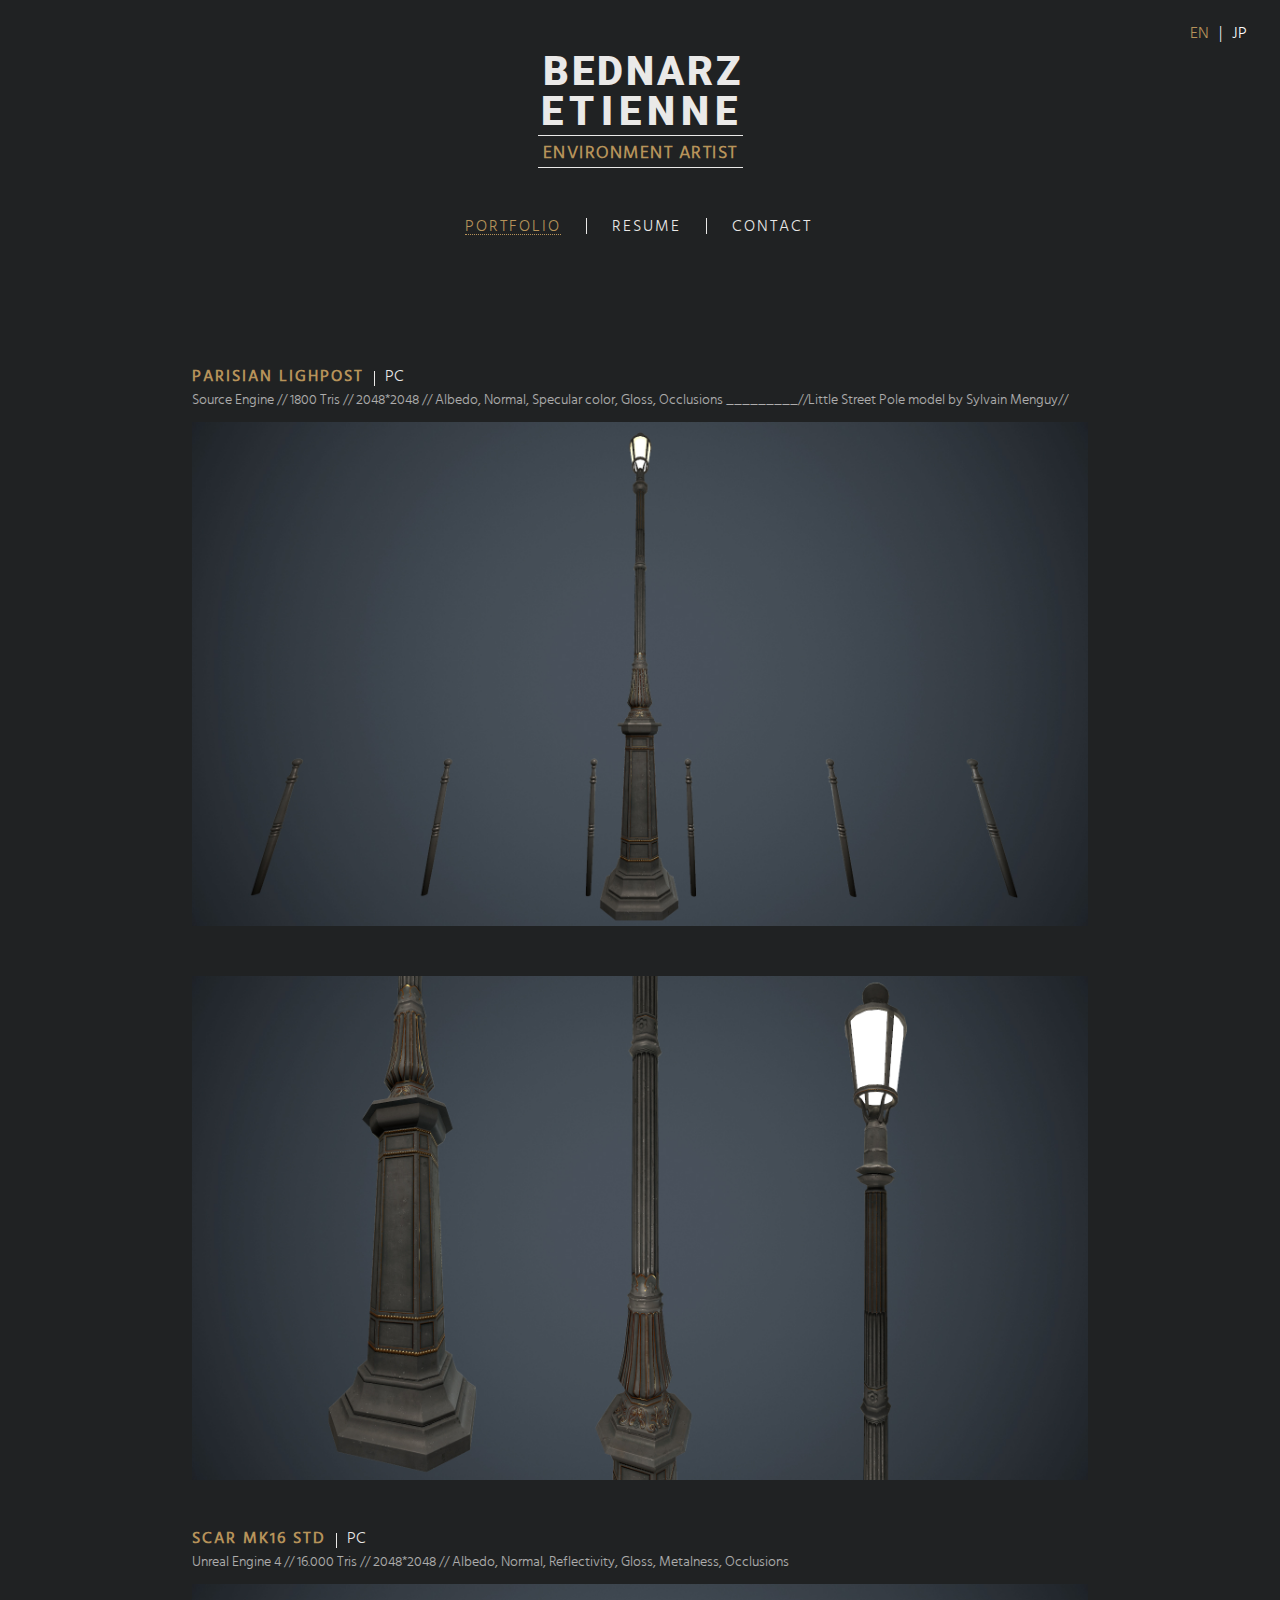
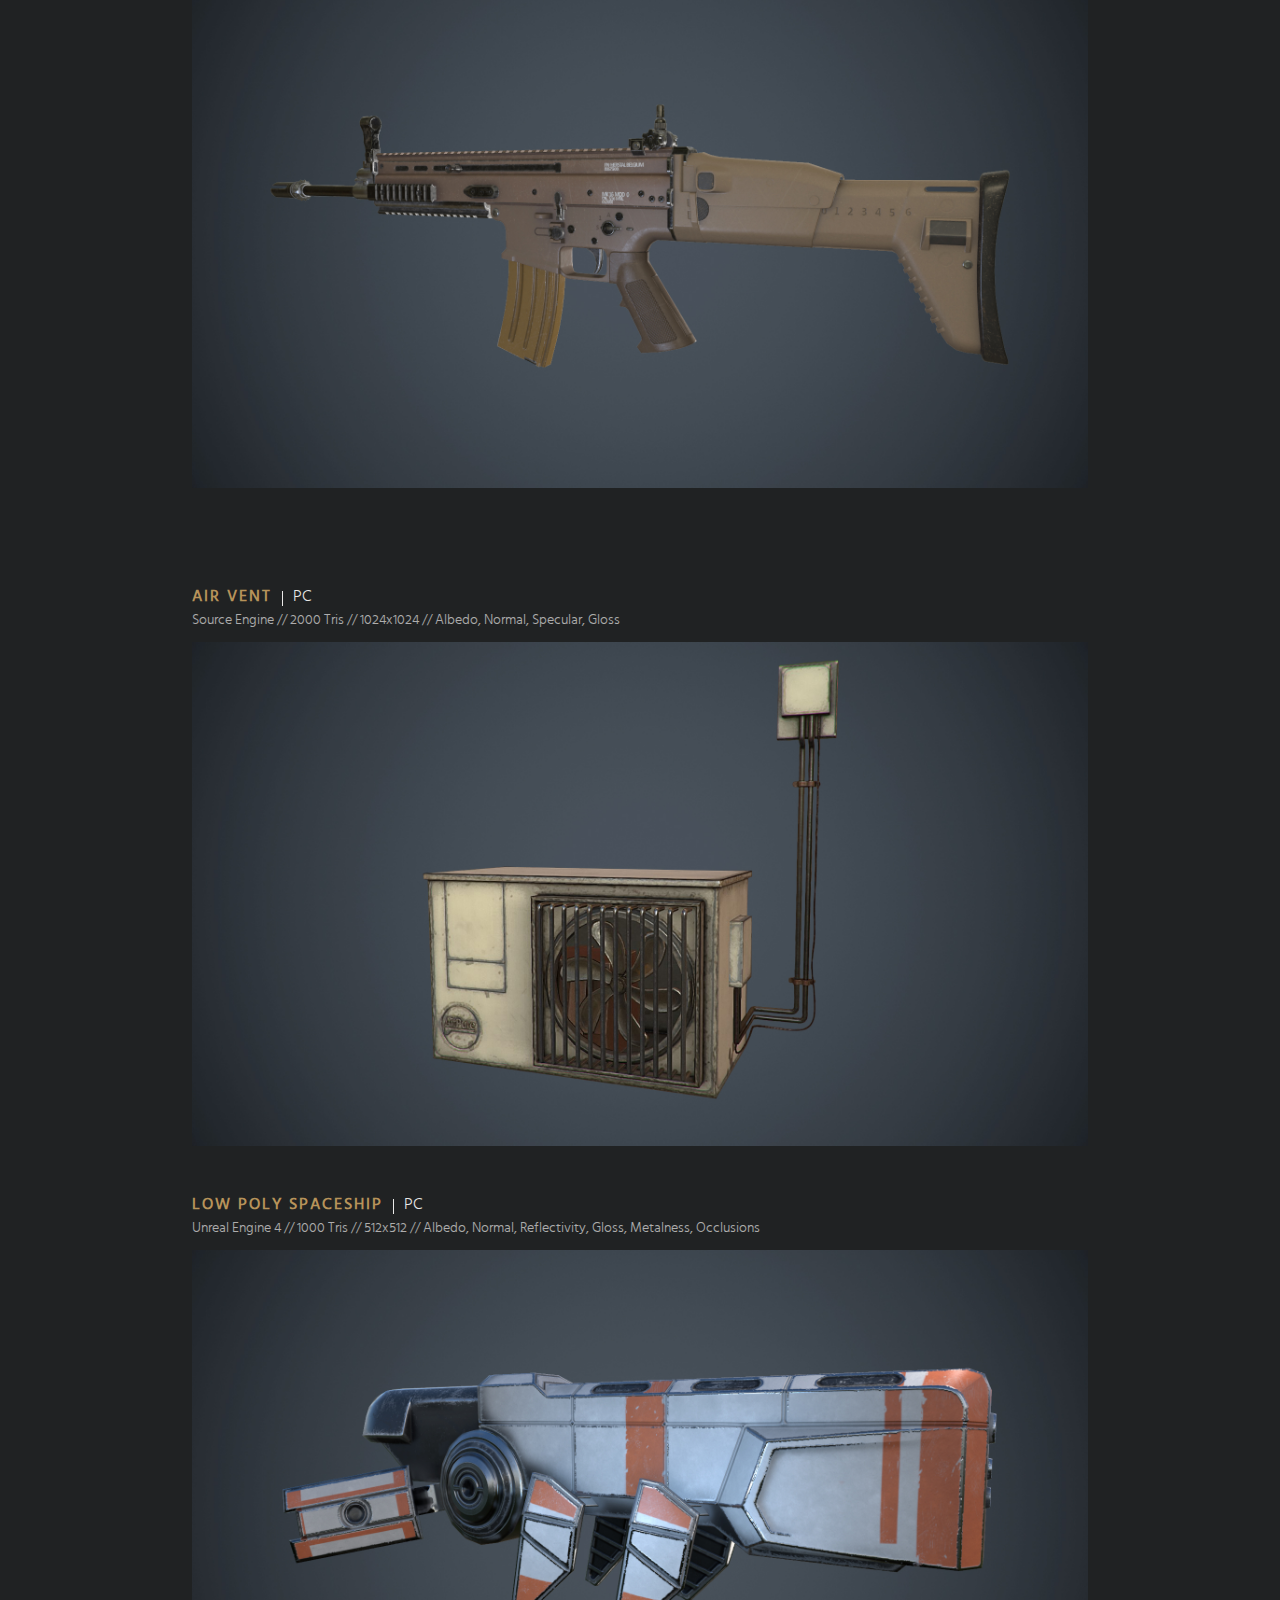
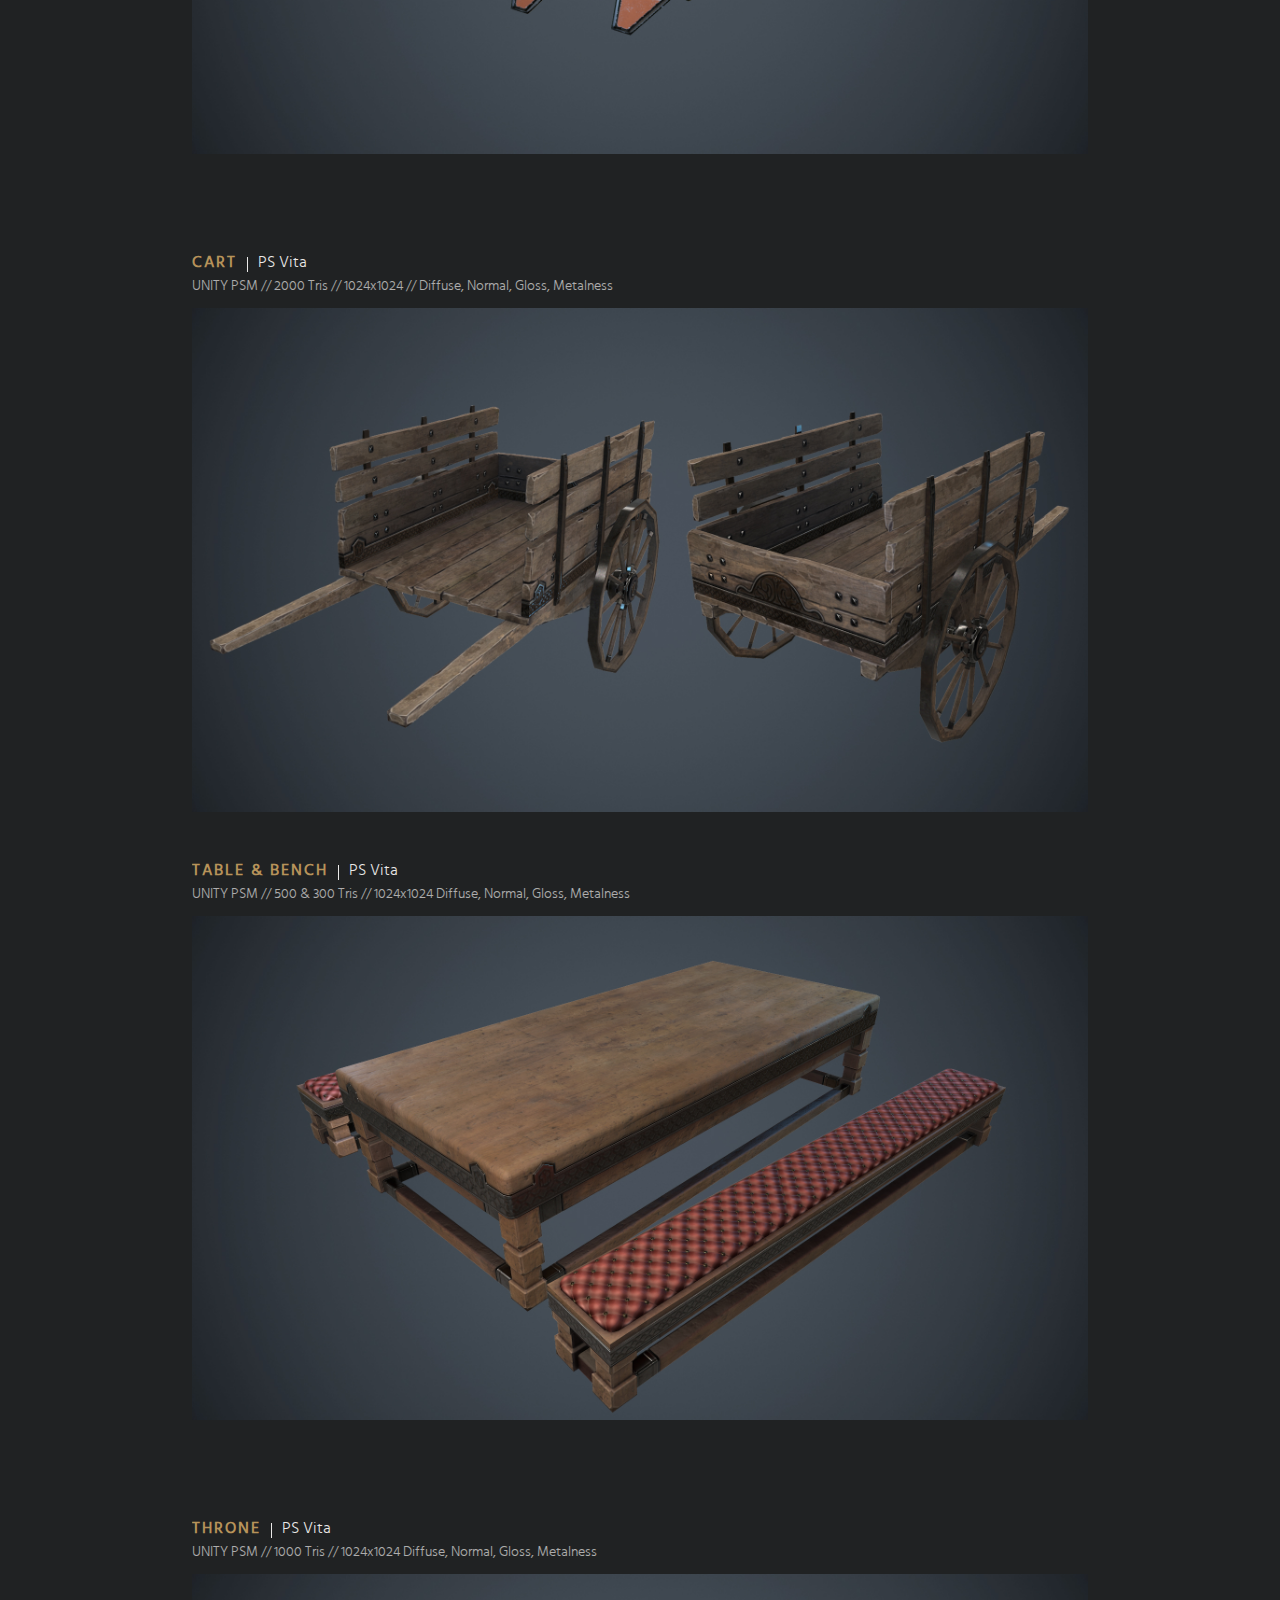
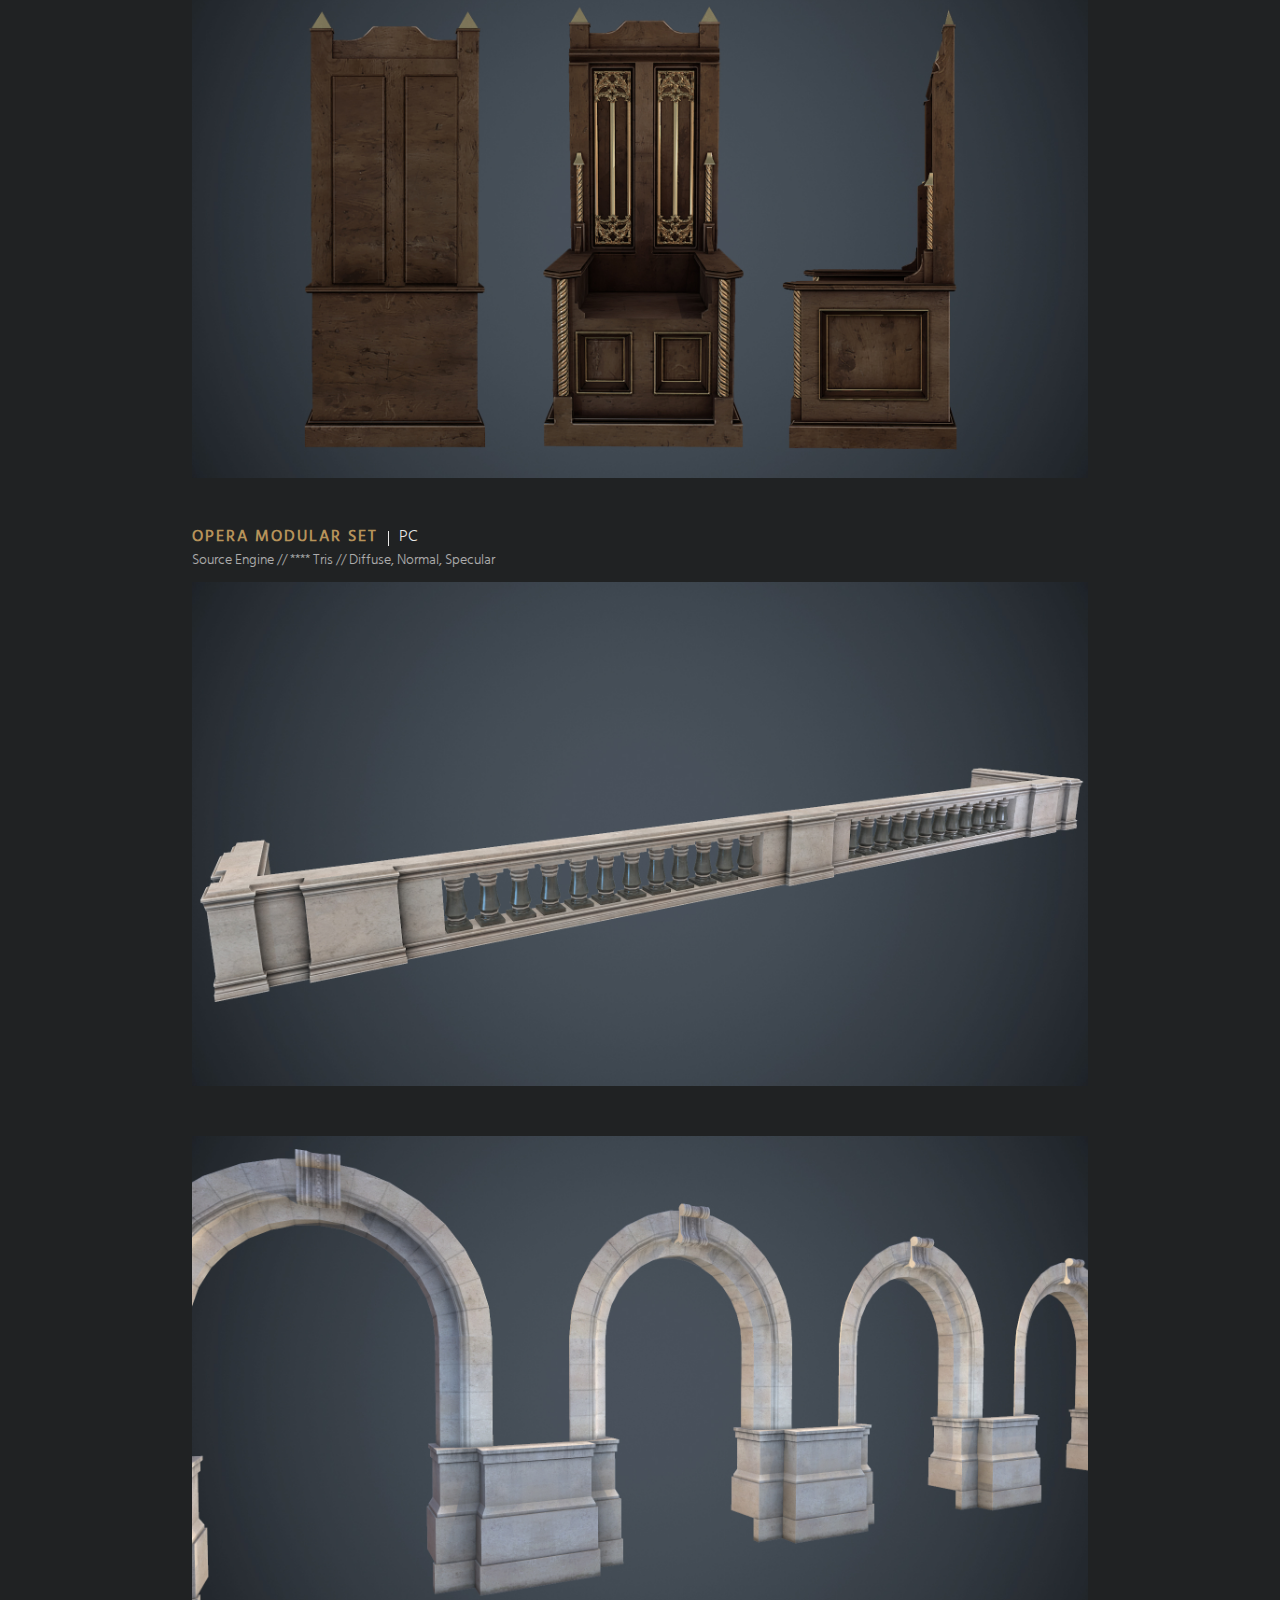
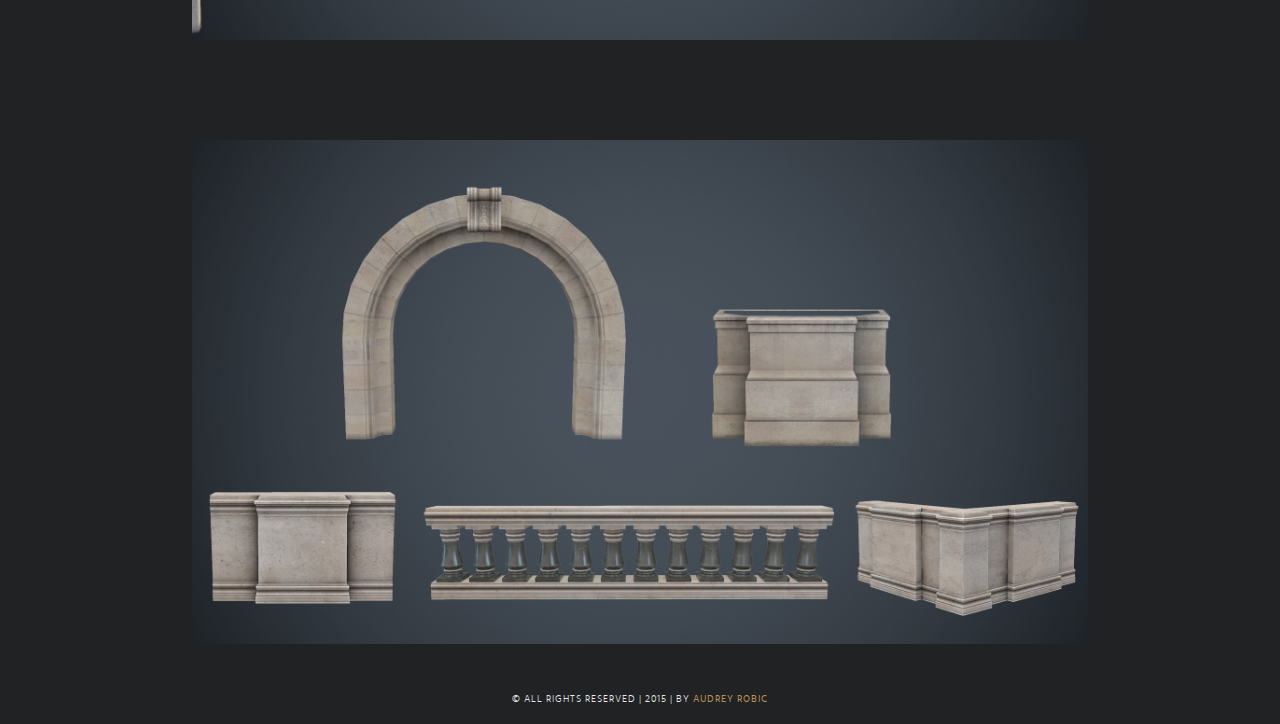
<file: models.html>
<!DOCTYPE html>
	<html lang="en">
	<head>
		<title>Models | E.BEDNARZ | Environement Artist</title>
		<meta charset="UTF-8">
		<meta name="viewport" content="initial-scale=1">
		<meta name="description" content="Etienne Bednarz | 3D Environment Artist for video games. " />
		<meta name="keywords" content="Etienne Bednarz, 3D, Environment artist, video game" />
		<meta property="og:title" content="Etienne Bednarz | 3D Environment Artist for video games. ">
		<meta property="og:description" content="3D Environment Artist for video games.">
		<meta property="og:type" content="Website">
		<meta property="og:url" content="http://etiennebednarz.fr">
		<meta property="og:image" content="http://etiennebednarz.fr/img/social-network.png">
		<meta property="og:site_name" content="Etienne Bednarz">
		<link rel="stylesheet" type="text/css" href="css/reset.css">
		<link rel="stylesheet" type="text/css" href="css/style.css">
		<link rel="stylesheet" type="text/css" href="css/stylesheet.css">
		<link rel="shortcut icon" href="img/favicon.png">
	</head>
	<body>
		<header>
			<button class="button-block"><div class="button-nav"></div></button>
			<ul class="language">
				<li><a href="models.html"class="lang-en lang-active">en</a>|</li>
				<li><a href="jp-models.html" class="lang-jap">jp</a></li>
			</ul>
			<a href="index.html" class="titre-site">
				<h1>Bednarz <span class="spacing">Etienne</span></h1>
				<h2>Environment Artist </h2>
			</a>
			<nav class="nav">
				<ul class="navigation en">
					<li><a class="content-actif" href="index.html">Portfolio</a></li>
					<li><a href="resume.html">Resume</a></li>
					<li><a href="contact.php">Contact</a></li>
				</ul>
			</nav>
		</header>
		<div class="wrapper">
			<ul class="galerie">
			    <li>
					<h3 class="titre-projet">Parisian Lighpost</h3><h4 class="galerie-title">PC</h4><h4 class="galerie-title galerie-title-sub">Source Engine // 1800 Tris // 2048*2048 // Albedo, Normal, Specular color, Gloss, Occlusions _________//Little Street Pole model by Sylvain Menguy//</h4>
					<img src="img/Parisian01b.jpg">
					<img src="img/Parisian03.jpg">
				</li>
			    <li>
					<h3 class="titre-projet">Scar MK16 Std</h3><h4 class="galerie-title">PC</h4><h4 class="galerie-title galerie-title-sub">Unreal Engine 4 // 16.000 Tris // 2048*2048 // Albedo, Normal, Reflectivity, Gloss, Metalness, Occlusions</h4>
					<img src="img/Scar01.jpg">
				</li>
				<li>
					<h3 class="titre-projet">Air Vent</h3><h4 class="galerie-title">PC</h4><h4 class="galerie-title galerie-title-sub">Source Engine // 2000 Tris // 1024x1024 // Albedo, Normal, Specular, Gloss</h4>
					<img src="img/Clim_01.jpg">
				</li>
			    <li>
					<h3 class="titre-projet">Low Poly Spaceship</h3><h4 class="galerie-title">PC</h4><h4 class="galerie-title galerie-title-sub">Unreal Engine 4 // 1000 Tris // 512x512 // Albedo, Normal, Reflectivity, Gloss, Metalness, Occlusions</h4>
					<img src="img/Space01.jpg">
				</li>
				<li>
					<h3 class="titre-projet">Cart</h3><h4 class="galerie-title">PS Vita</h4><h4 class="galerie-title galerie-title-sub">UNITY PSM // 2000 Tris // 1024x1024 // Diffuse, Normal, Gloss, Metalness</h4>
					<img src="img/Cart_01.jpg">
				</li>
				<li>
					<h3 class="titre-projet">Table & Bench</h3><h4 class="galerie-title">PS Vita</h4><h4 class="galerie-title galerie-title-sub">UNITY PSM // 500 & 300 Tris // 1024x1024 Diffuse, Normal, Gloss, Metalness</h4>
					<img src="img/Table_01.jpg">
				</li>
				<li>
					<h3 class="titre-projet">Throne</h3><h4 class="galerie-title">PS Vita</h4><h4 class="galerie-title galerie-title-sub">UNITY PSM // 1000 Tris // 1024x1024 Diffuse, Normal, Gloss, Metalness</h4>
					<img src="img/Throne_01.jpg">
				</li>
				<li>
					<h3 class="titre-projet">Opera Modular Set</h3><h4 class="galerie-title">PC</h4><h4 class="galerie-title galerie-title-sub">Source Engine // **** Tris // Diffuse, Normal, Specular</h4>
					<img src="img/OperaHandrail_01.jpg">
					<img src="img/OperaArch_01.jpg"></li>
					<img src="img/OperaModular01.jpg"></li>
				</li>
			</ul>
		</div>

		<footer>
			<p>© All rights reserved | 2015 | By <a href="http://www.audreyrobic.be" target='_blank'>Audrey Robic</a></p>
		</footer>
		<script>
		buttonBlock = document.getElementsByClassName("button-block"),
	      	buttonNav = document.getElementsByClassName("button-nav"),
	      	langJap = document.getElementsByClassName("lang-jap"),
	      	language = document.getElementsByClassName("language"),
	      	nav = document.getElementsByClassName("nav");
	      
	      	buttonBlock[0].addEventListener("click", function(){
	        nav[0].classList.toggle("nav-mobile");
	        language[0].classList.toggle("color-lang");
	        langJap[0].classList.toggle("color-lang");
	      	});
		  (function(i,s,o,g,r,a,m){i['GoogleAnalyticsObject']=r;i[r]=i[r]||function(){
		  (i[r].q=i[r].q||[]).push(arguments)},i[r].l=1*new Date();a=s.createElement(o),
		  m=s.getElementsByTagName(o)[0];a.async=1;a.src=g;m.parentNode.insertBefore(a,m)
		  })(window,document,'script','//www.google-analytics.com/analytics.js','ga');

		  ga('create', 'UA-64553737-1', 'auto');
		  ga('send', 'pageview');

		</script>
	</body>
	</html>
</file>
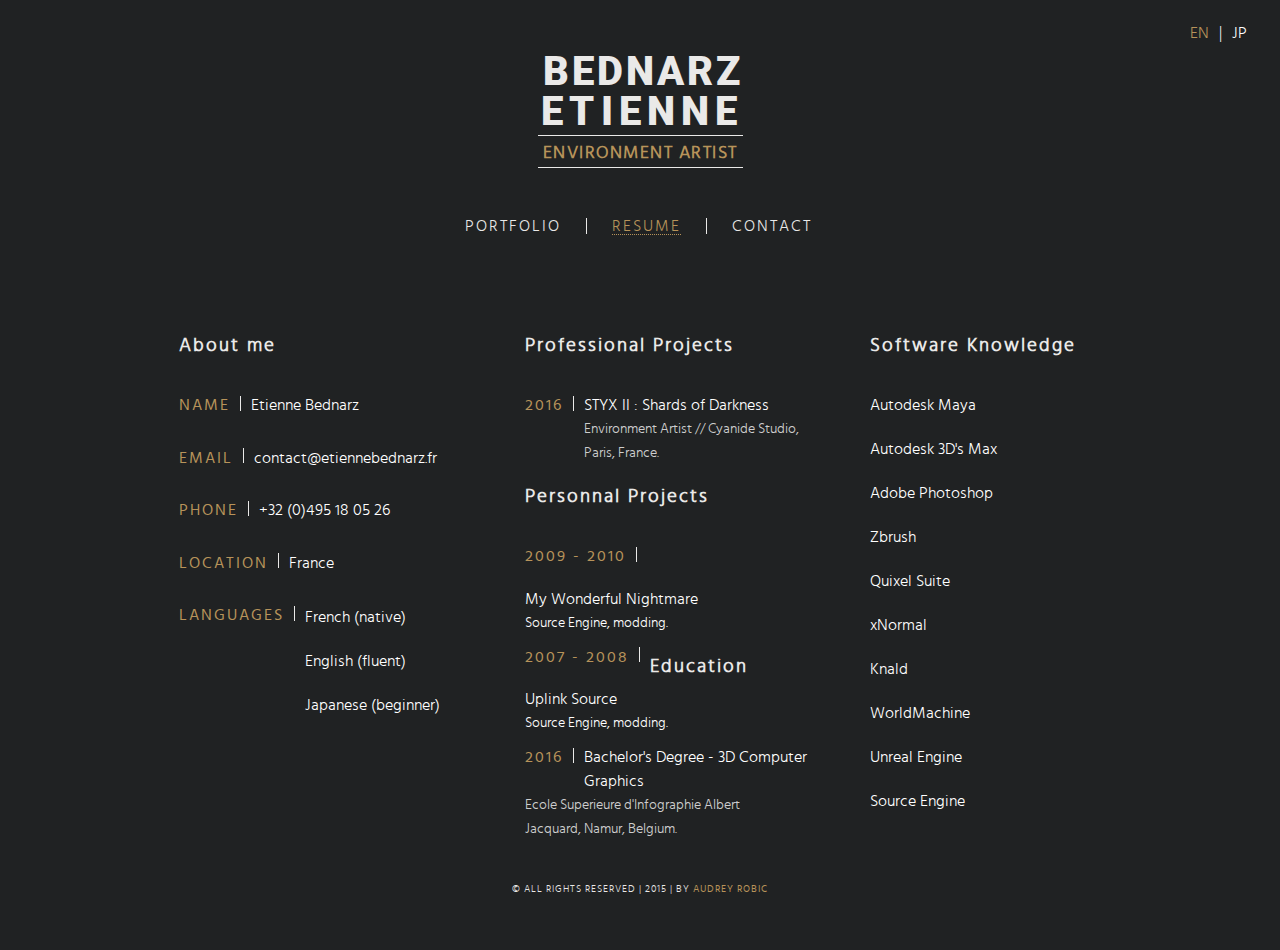
<file: resume.html>
<!DOCTYPE html>
	<html lang="en">
	<head>
		<title>Portfolio | E.BEDNARZ | Environement Artist</title>
		<meta charset="UTF-8">
		<meta name="viewport" content="initial-scale=1">
		<meta name="description" content="Etienne Bednarz | 3D Environment Artist for video games. " />
		<meta name="keywords" content="Etienne Bednarz, 3D, Environment artist, video game" />
		<meta property="og:title" content="Etienne Bednarz | 3D Environment Artist for video games. ">
		<meta property="og:description" content="3D Environment Artist for video games.">
		<meta property="og:type" content="Website">
		<meta property="og:url" content="http://etiennebednarz.fr">
		<meta property="og:image" content="http://etiennebednarz.fr/img/social-network.png">
		<meta property="og:site_name" content="Etienne Bednarz">
		<link rel="stylesheet" type="text/css" href="css/reset.css">
		<link rel="stylesheet" type="text/css" href="css/style.css">
		<link rel="stylesheet" type="text/css" href="css/stylesheet.css">
		<link rel="shortcut icon" href="img/favicon.png">
	</head>
	<body>
		<header>
			<button class="button-block"><div class="button-nav"></div></button>
			<ul class="language">
				<li><a href="resume.html"class="lang-en lang-active">en</a>|</li>
				<li><a href="jp-resume.html" class="lang-jap">jp</a></li>
			</ul>
			<a href="index.html" class="titre-site">
				<h1>Bednarz <span class="spacing">Etienne</span></h1>
				<h2>Environment Artist </h2>
			</a>
			<nav class="nav">
				<ul class="navigation en">
					<li><a href="index.html">Portfolio</a></li>
					<li><a class="content-actif" href="resume.html">Resume</a></li>
					<li><a href="contact.php">Contact</a></li>
				</ul>
			</nav>
		</header>
		<div class="wrapper wrapper-resume clearfix">
			<section class="resume">
				<h3 class="contact">About me</h3>
				<ul>
					<li><span class="titre-projet">Name </span> <p>Etienne Bednarz</p></li>
					<li><span class="titre-projet">Email </span> <a href="mailto:contact@etiennebednarz.fr">contact@etiennebednarz.fr</a></li>
					<li><span class="titre-projet">Phone </span> <p>+32 (0)495 18 05 26</p></li>
					<li><span class="titre-projet">Location </span> <p>France</p></li>
					<li><span class="titre-projet">Languages </span> 
						<ul class="resume-lang">
							<li>French (native)</li>
							<li>English (fluent)</li>
							<li> Japanese (beginner)</li>
						</ul>
					</li>
				</ul>
			</section>
			<section class="resume">
	
				<h3 class="contact">Professional Projects</h3>
				<ul>
					<li><span class="titre-projet">2016 </span><p class="big">STYX II : Shards of Darkness</p><p class="light">Environment Artist // Cyanide Studio, Paris, France.</p></li>
				</ul>
				<li>
				</li>
				
				<h3 class="contact">Personnal Projects</h3>
				<ul>
					<li><span class="titre-projet">2009 - 2010 </span><p class="big"><a href="http://www.moddb.com/mods/my-wonderful-nightmare">My Wonderful Nightmare</a></p><p class="light"><a href="http://www.moddb.com/mods/my-wonderful-nightmare">Source Engine, modding.</a></p></li>
					<li><span class="titre-projet">2007 - 2008 </span><p class="big"><a href="http://www.moddb.com/mods/uplink-source">Uplink Source</a></p><p class="light"><a href="http://www.moddb.com/mods/uplink-source">Source Engine, modding.</a></p></li>
				</ul>
				<h3 class="contact">Education</h3>
				<ul>
					<li><span class="titre-projet">2016 </span><p class="big">Bachelor's Degree - 3D Computer Graphics</p><p class="light">Ecole Superieure d'Infographie Albert Jacquard, Namur, Belgium.</p></li>
				</ul>
					</li>
				</ul>
				<li>
				</li>
				
			
			</section>
			<section class="resume">
				<h3 class="contact">Software Knowledge</h3>
				<ul>
					<li>Autodesk Maya</li>
					<li>Autodesk 3D's Max</li>
					<li>Adobe Photoshop</li>
					<li>Zbrush</li>
					<li>Quixel Suite</li>
					<li>xNormal</li>
					<li>Knald</li>
					<li>WorldMachine</li>
					<li>Unreal Engine</li>
					<li>Source Engine</li>
				</ul>
			</section>
			
		</div>
		<footer>
			<p>© All rights reserved | 2015 | By <a href="http://www.audreyrobic.be" target='_blank'>Audrey Robic</a></p>
		</footer>
		<script>
	      	buttonBlock = document.getElementsByClassName("button-block"),
	      	buttonNav = document.getElementsByClassName("button-nav"),
	      	langJap = document.getElementsByClassName("lang-jap"),
	      	language = document.getElementsByClassName("language"),
	      	nav = document.getElementsByClassName("nav");
	      
	      	buttonBlock[0].addEventListener("click", function(){
	        nav[0].classList.toggle("nav-mobile");
	        language[0].classList.toggle("color-lang");
	        langJap[0].classList.toggle("color-lang");
	      	});

		  (function(i,s,o,g,r,a,m){i['GoogleAnalyticsObject']=r;i[r]=i[r]||function(){
		  (i[r].q=i[r].q||[]).push(arguments)},i[r].l=1*new Date();a=s.createElement(o),
		  m=s.getElementsByTagName(o)[0];a.async=1;a.src=g;m.parentNode.insertBefore(a,m)
		  })(window,document,'script','//www.google-analytics.com/analytics.js','ga');

		  ga('create', 'UA-64553737-1', 'auto');
		  ga('send', 'pageview');

		</script>
	</body>
	</html>
</file>
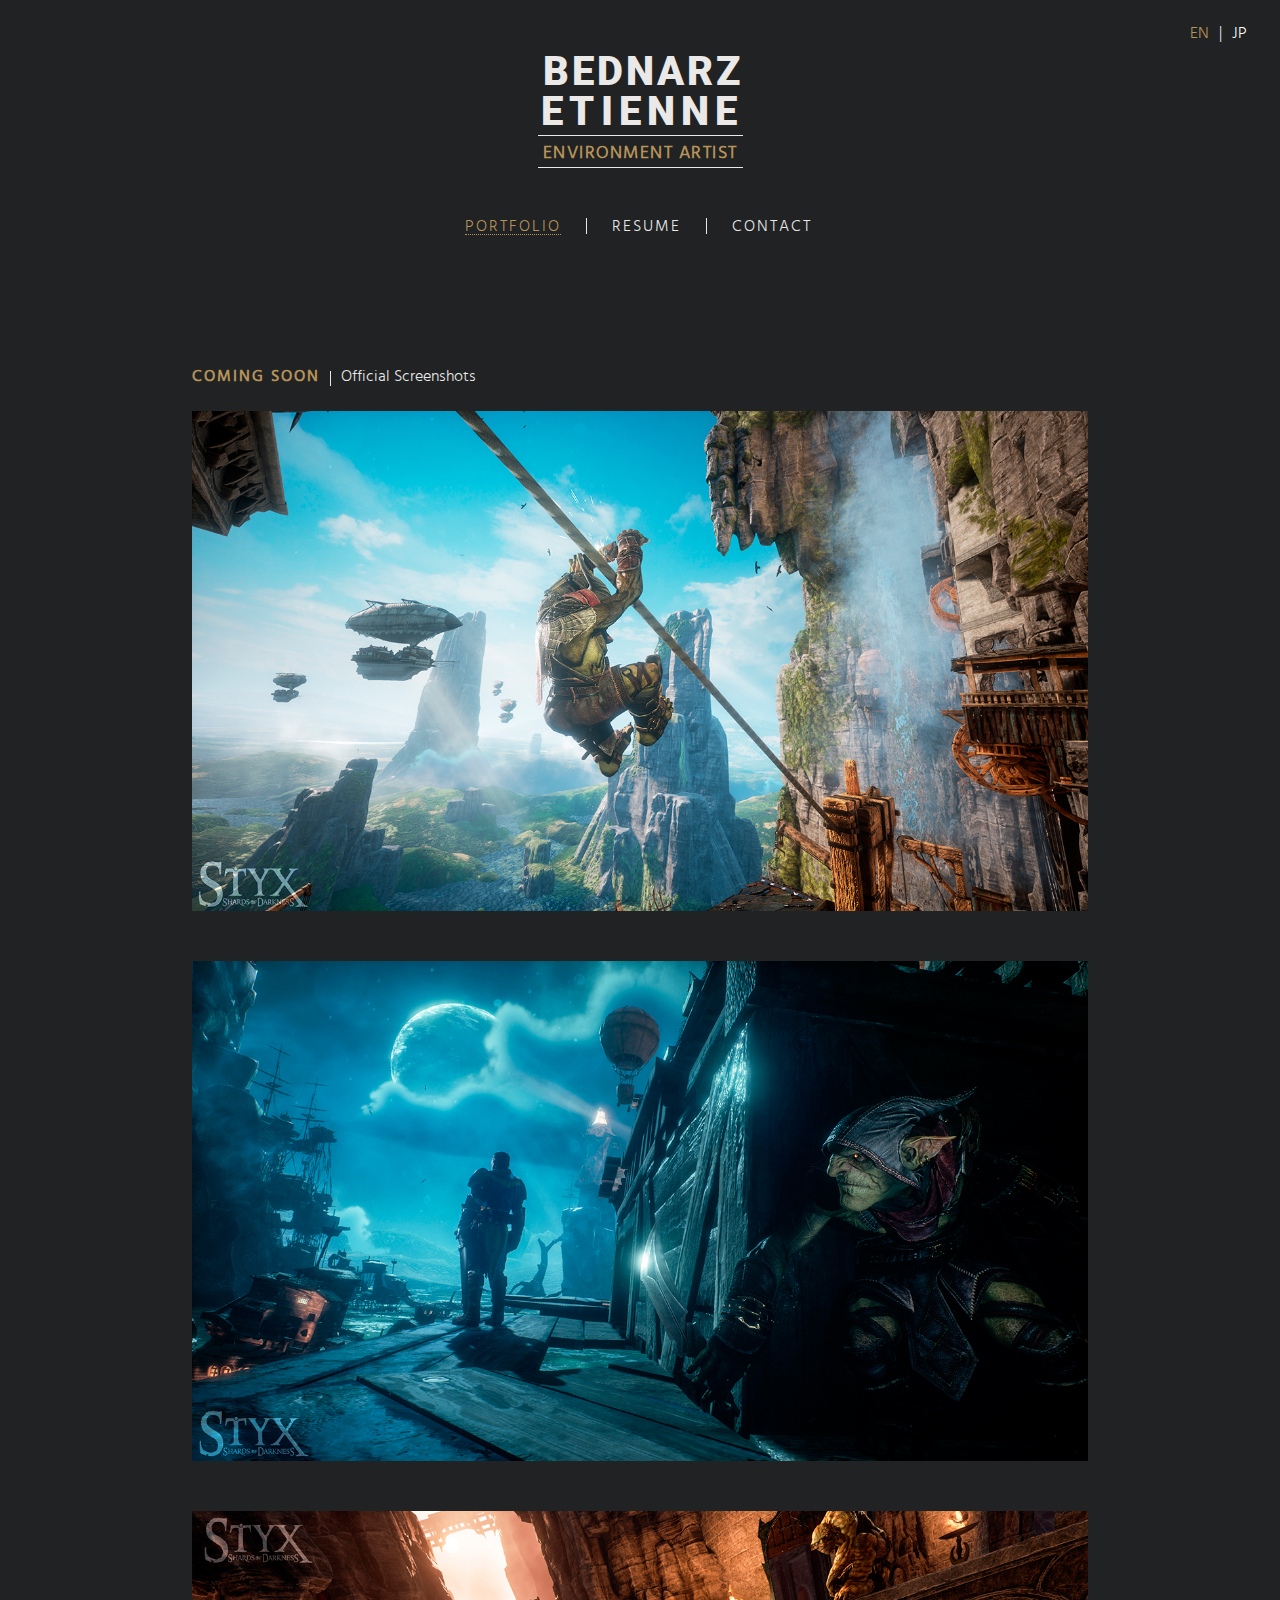
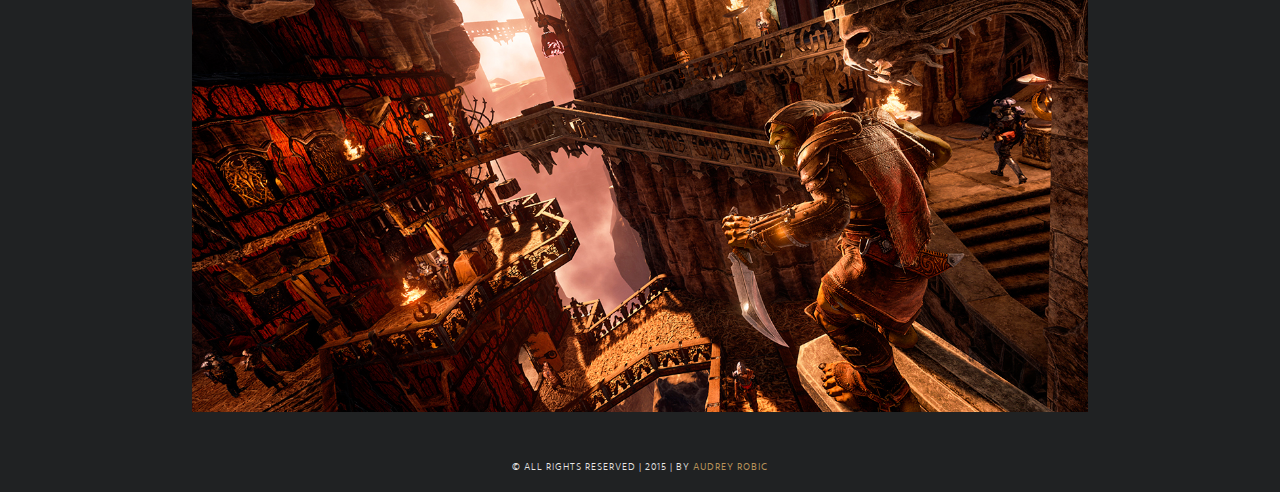
<file: Styx.html>
<!DOCTYPE html>
	<html lang="en">
	<head>
		<title>Textures | E.BEDNARZ | Environement Artist</title>
		<meta charset="UTF-8">
		<meta name="viewport" content="initial-scale=1">
		<meta name="description" content="Etienne Bednarz | 3D Environment Artist for video games. " />
		<meta name="keywords" content="Etienne Bednarz, 3D, Environment artist, video game" />
		<meta property="og:title" content="Etienne Bednarz | 3D Environment Artist for video games. ">
		<meta property="og:description" content="3D Environment Artist for video games.">
		<meta property="og:type" content="Website">
		<meta property="og:url" content="http://etiennebednarz.fr">
		<meta property="og:image" content="http://etiennebednarz.fr/img/social-network.png">
		<meta property="og:site_name" content="Etienne Bednarz">
		<link rel="stylesheet" type="text/css" href="css/reset.css">
		<link rel="stylesheet" type="text/css" href="css/style.css">
		<link rel="stylesheet" type="text/css" href="css/stylesheet.css">
		<link rel="shortcut icon" href="img/favicon.png">
	</head>
	<body>
		<header>
			<button class="button-block"><div class="button-nav"></div></button>
			<ul class="language">
				<li><a href="texture.html"class="lang-en lang-active">en</a>|</li>
				<li><a href="jp-texture.html" class="lang-jap">jp</a></li>
			</ul>
			<a href="index.html" class="titre-site">
				<h1>Bednarz <span class="spacing">Etienne</span></h1>
				<h2>Environment Artist </h2>
			</a>
			<nav class="nav">
				<ul class="navigation en">
					<li><a class="content-actif" href="index.html">Portfolio</a></li>
					<li><a href="resume.html">Resume</a></li>
					<li><a href="contact.php">Contact</a></li>
				</ul>
			</nav>
		</header>
		<div class="wrapper">
			<ul class="galerie">
					
					<li>
					<h3 class="titre-projet">COMING SOON</h3><h4 class="galerie-title">Official Screenshots</h4>
					<img src="img/Styx_01.jpg">
					<img src="img/Styx_02.jpg">
					<img src="img/Styx_03.jpg">
				</li>
				
			</ul>	
		</div>

		<footer>
			<p>© All rights reserved | 2015 | By <a href="http://www.audreyrobic.be" target='_blank'>Audrey Robic</a></p>
		</footer>
		<script>
		buttonBlock = document.getElementsByClassName("button-block"),
	      	buttonNav = document.getElementsByClassName("button-nav"),
	      	langJap = document.getElementsByClassName("lang-jap"),
	      	language = document.getElementsByClassName("language"),
	      	nav = document.getElementsByClassName("nav");
	      
	      	buttonBlock[0].addEventListener("click", function(){
	        nav[0].classList.toggle("nav-mobile");
	        language[0].classList.toggle("color-lang");
	        langJap[0].classList.toggle("color-lang");
	      	});
		  (function(i,s,o,g,r,a,m){i['GoogleAnalyticsObject']=r;i[r]=i[r]||function(){
		  (i[r].q=i[r].q||[]).push(arguments)},i[r].l=1*new Date();a=s.createElement(o),
		  m=s.getElementsByTagName(o)[0];a.async=1;a.src=g;m.parentNode.insertBefore(a,m)
		  })(window,document,'script','//www.google-analytics.com/analytics.js','ga');

		  ga('create', 'UA-64553737-1', 'auto');
		  ga('send', 'pageview');

		</script>
	</body>
	</html>
</file>
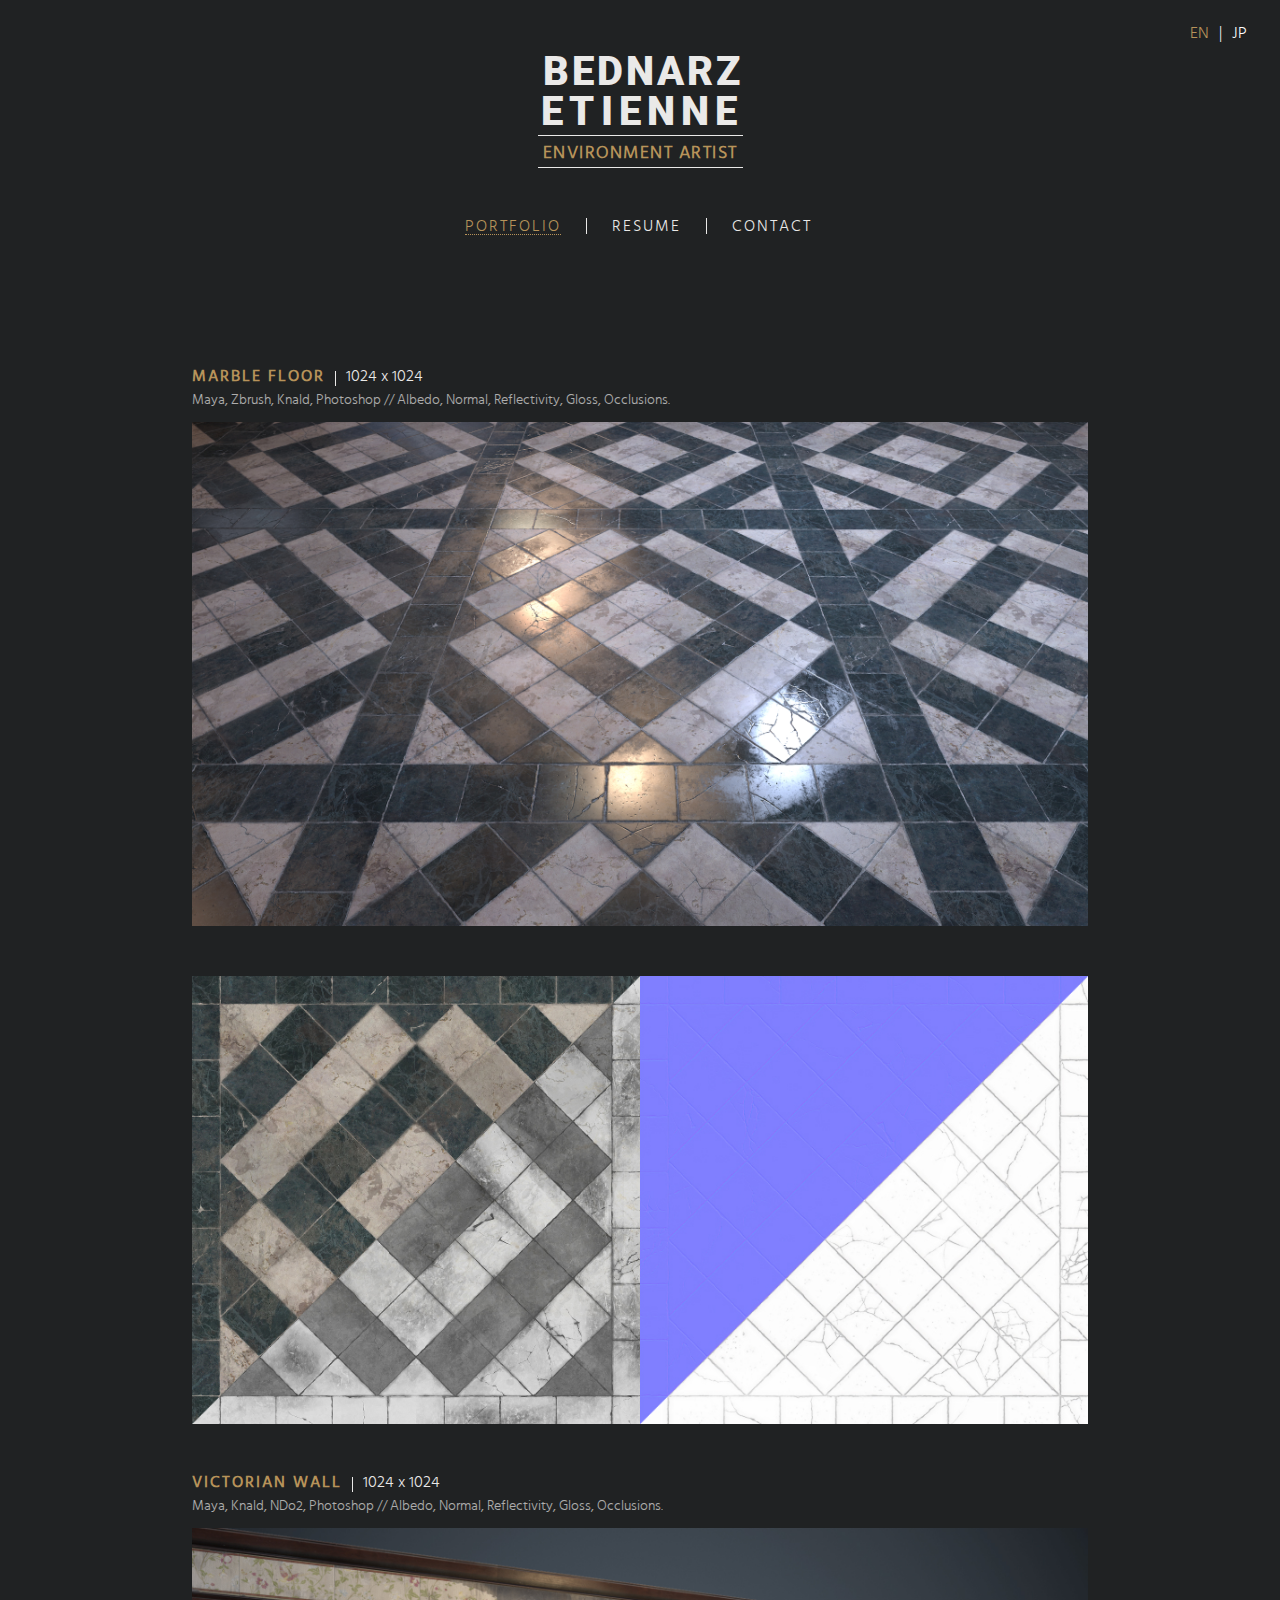
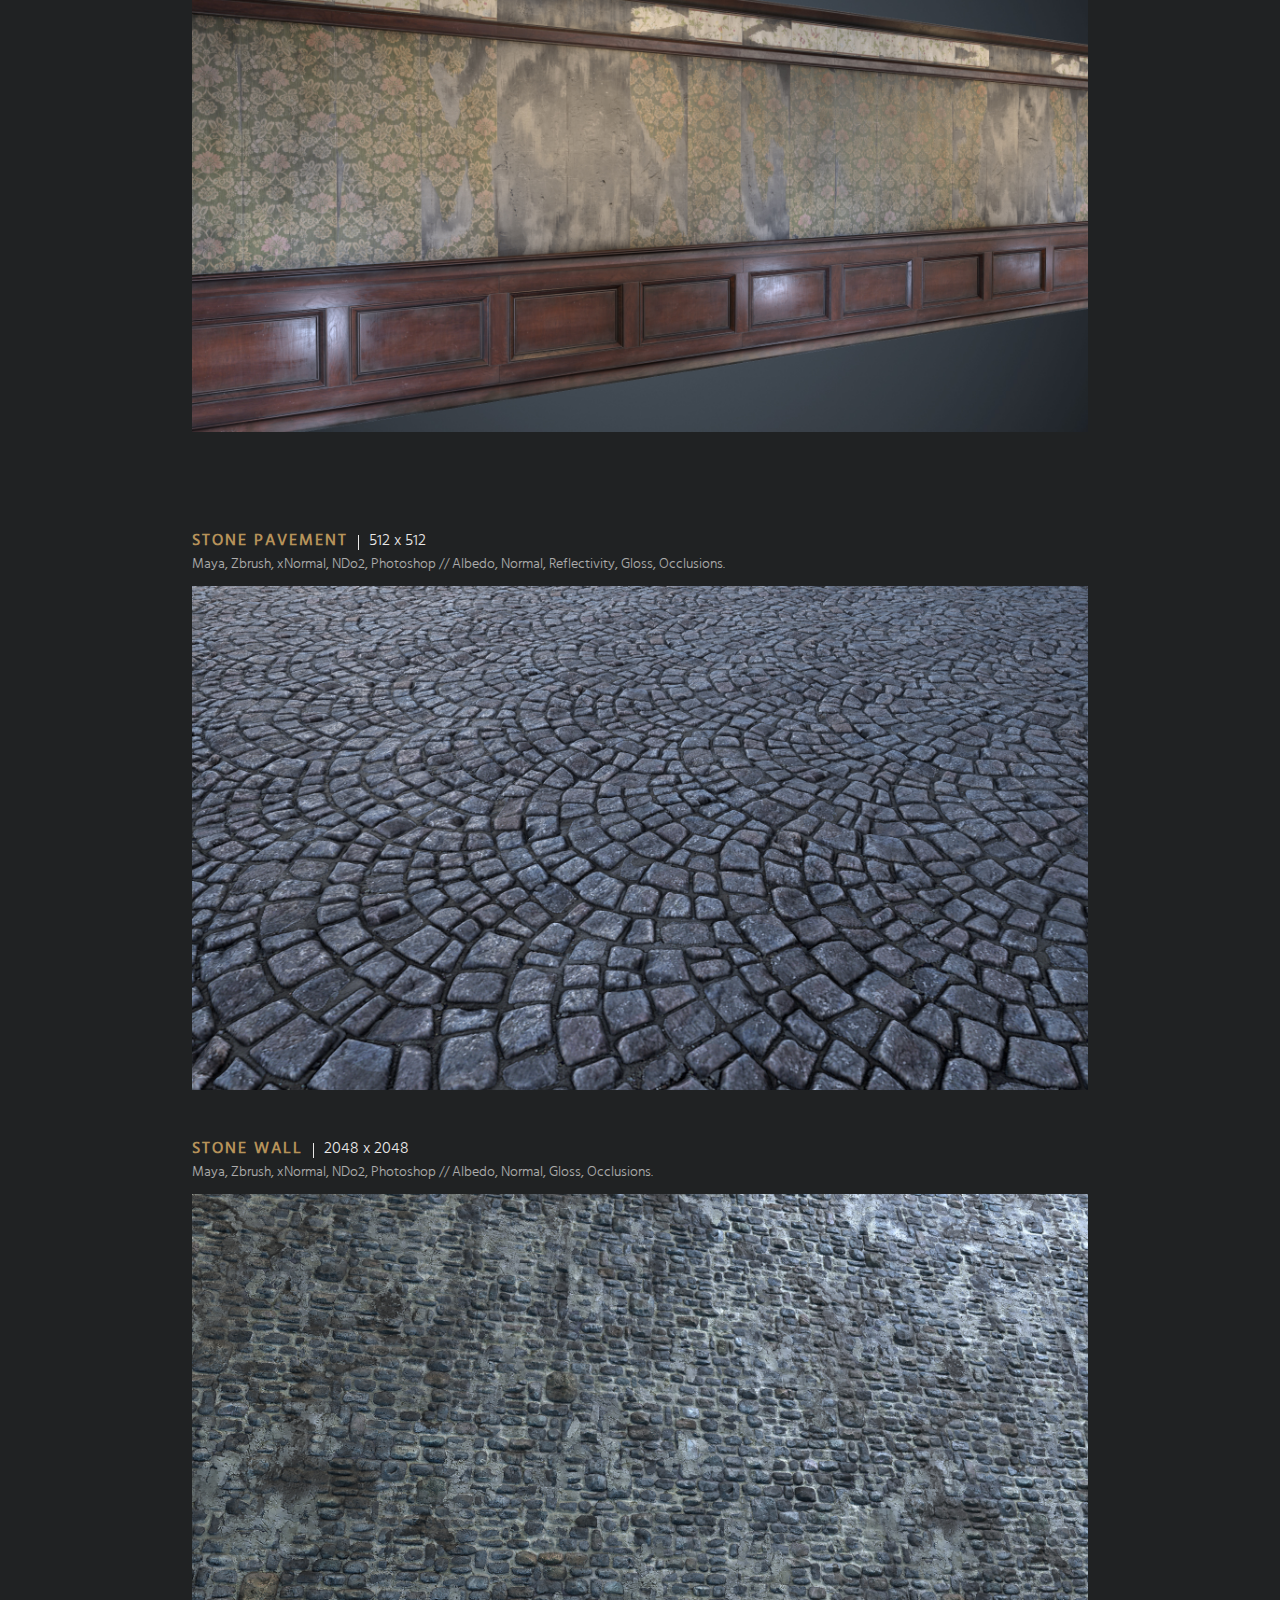
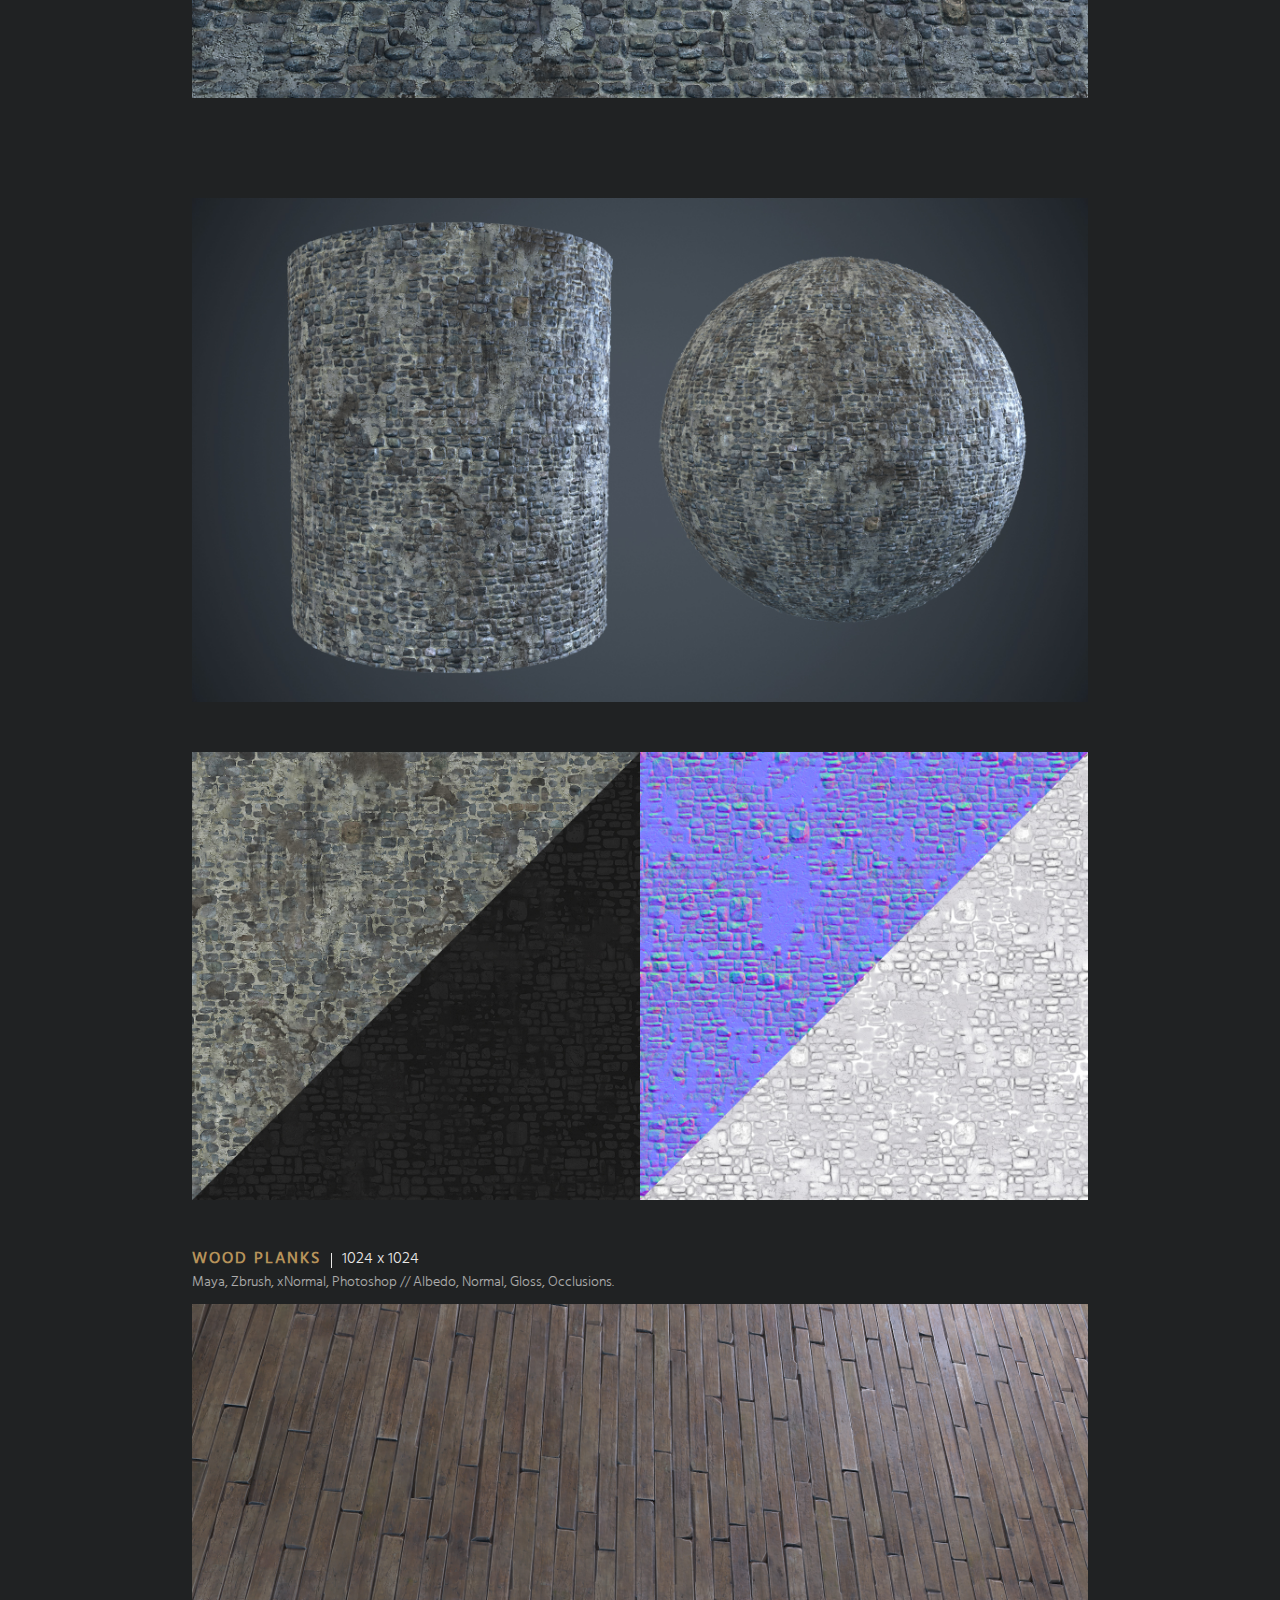
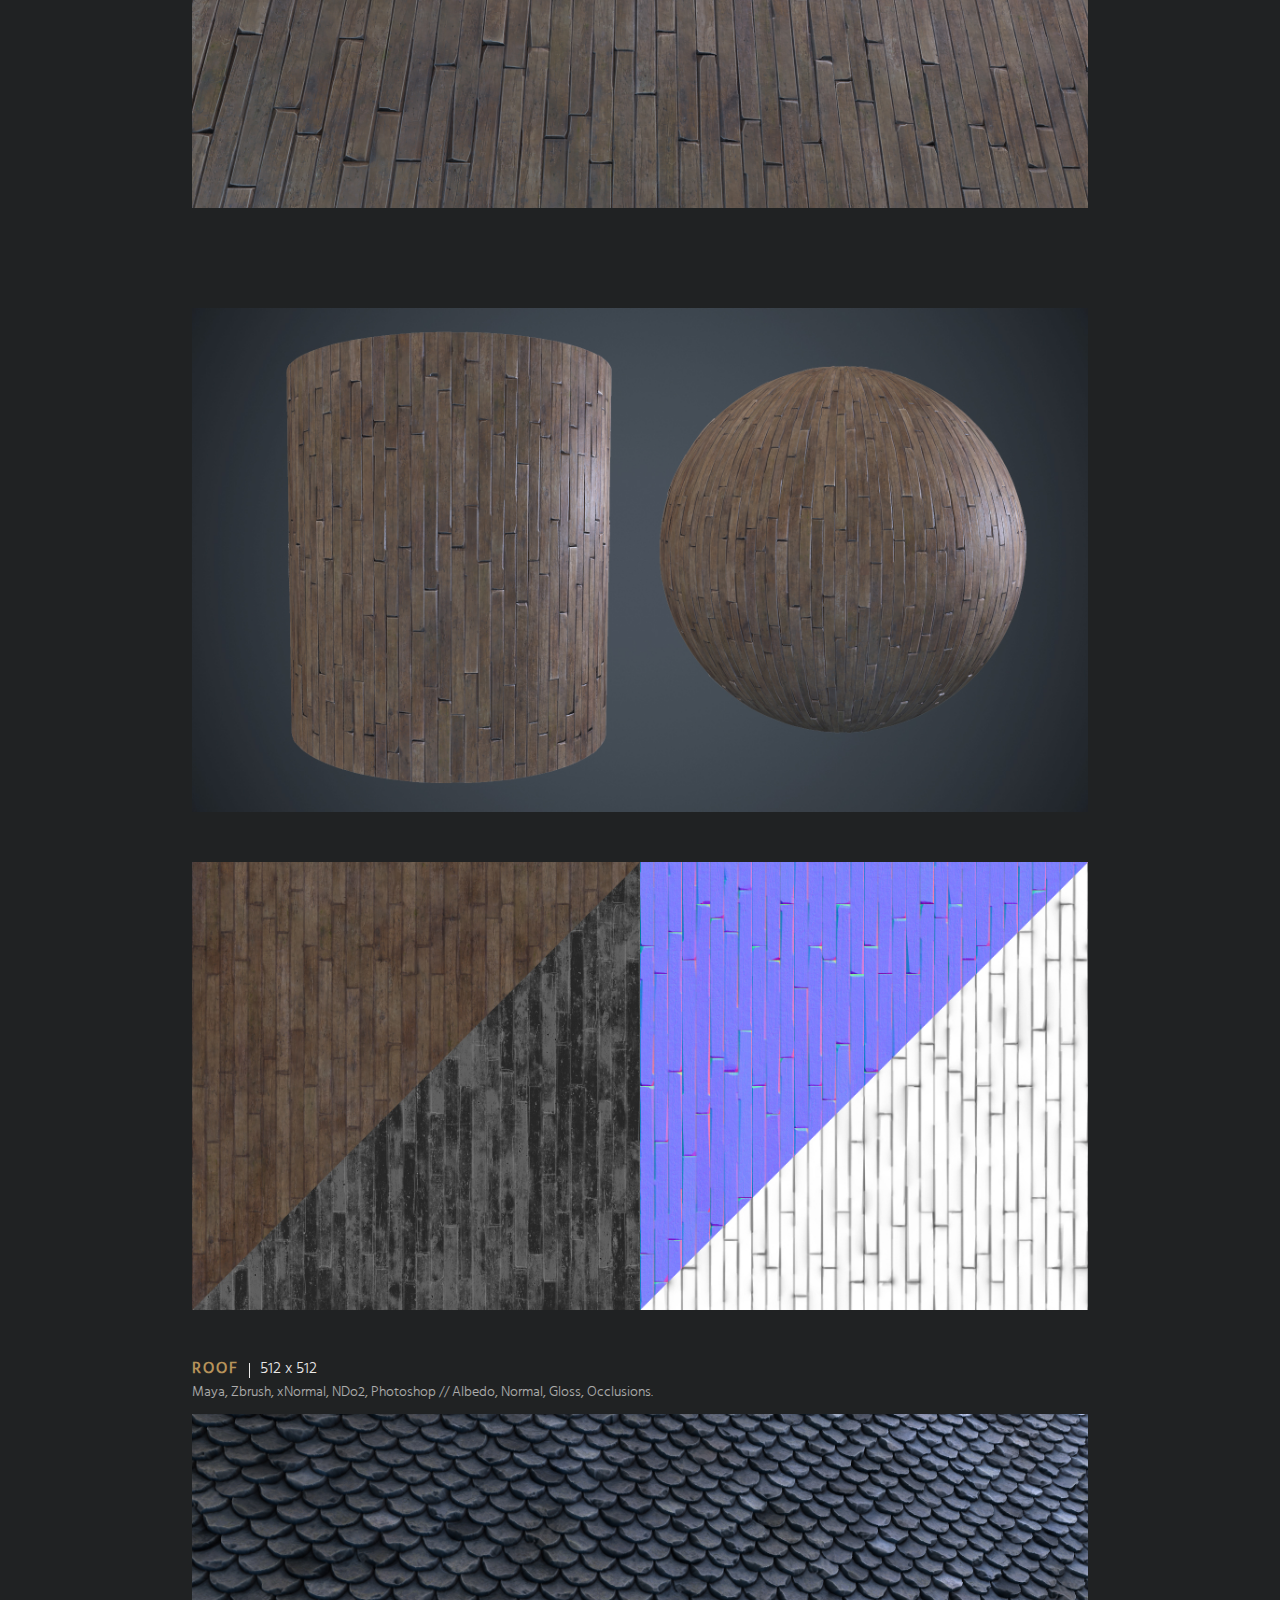
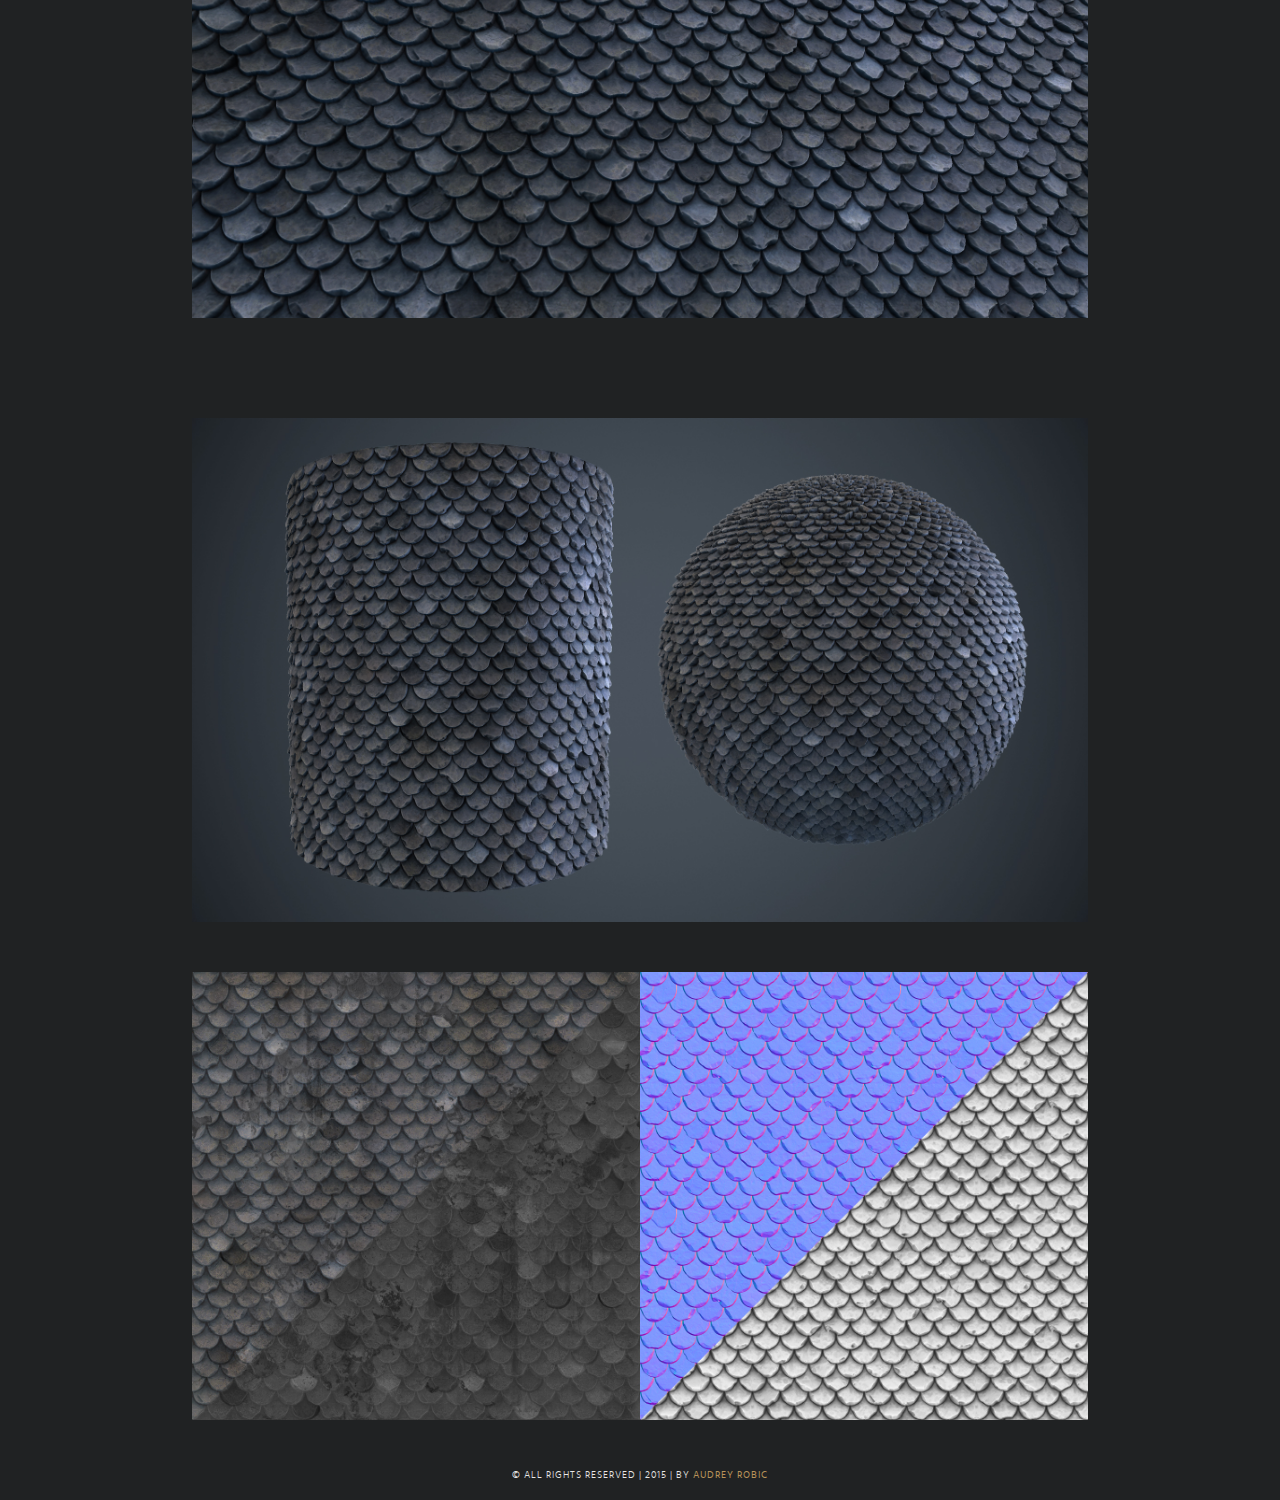
<file: texture.html>
<!DOCTYPE html>
	<html lang="en">
	<head>
		<title>Textures | E.BEDNARZ | Environement Artist</title>
		<meta charset="UTF-8">
		<meta name="viewport" content="initial-scale=1">
		<meta name="description" content="Etienne Bednarz | 3D Environment Artist for video games. " />
		<meta name="keywords" content="Etienne Bednarz, 3D, Environment artist, video game" />
		<meta property="og:title" content="Etienne Bednarz | 3D Environment Artist for video games. ">
		<meta property="og:description" content="3D Environment Artist for video games.">
		<meta property="og:type" content="Website">
		<meta property="og:url" content="http://etiennebednarz.fr">
		<meta property="og:image" content="http://etiennebednarz.fr/img/social-network.png">
		<meta property="og:site_name" content="Etienne Bednarz">
		<link rel="stylesheet" type="text/css" href="css/reset.css">
		<link rel="stylesheet" type="text/css" href="css/style.css">
		<link rel="stylesheet" type="text/css" href="css/stylesheet.css">
		<link rel="shortcut icon" href="img/favicon.png">
	</head>
	<body>
		<header>
			<button class="button-block"><div class="button-nav"></div></button>
			<ul class="language">
				<li><a href="texture.html"class="lang-en lang-active">en</a>|</li>
				<li><a href="jp-texture.html" class="lang-jap">jp</a></li>
			</ul>
			<a href="index.html" class="titre-site">
				<h1>Bednarz <span class="spacing">Etienne</span></h1>
				<h2>Environment Artist </h2>
			</a>
			<nav class="nav">
				<ul class="navigation en">
					<li><a class="content-actif" href="index.html">Portfolio</a></li>
					<li><a href="resume.html">Resume</a></li>
					<li><a href="contact.php">Contact</a></li>
				</ul>
			</nav>
		</header>
		<div class="wrapper">
			<ul class="galerie">
					<h3 class="titre-projet">Marble floor</h3><h4 class="galerie-title">1024 x 1024</h4><h4 class="galerie-title galerie-title-sub">Maya, Zbrush, Knald, Photoshop // Albedo, Normal, Reflectivity, Gloss, Occlusions.</h4>
					<img src="img/MarbleFloor_01.jpg"></li>
				<li>
				<img src="img/MarbleFloor_01_vignettes.jpg"></li>
				<li>
					<h3 class="titre-projet">Victorian Wall</h3><h4 class="galerie-title">1024 x 1024</h4><h4 class="galerie-title galerie-title-sub">Maya, Knald, NDo2, Photoshop // Albedo, Normal, Reflectivity, Gloss, Occlusions.</h4>
					<img src="img/ModularWall_01.jpg">
				</li>
				<li>
					<h3 class="titre-projet">Stone pavement</h3><h4 class="galerie-title">512 x 512</h4><h4 class="galerie-title galerie-title-sub">Maya, Zbrush, xNormal, NDo2, Photoshop // Albedo, Normal, Reflectivity, Gloss, Occlusions.</h4>
					<img src="img/StonePavement_01.jpg">
				</li>
				<li>
					<h3 class="titre-projet">Stone wall</h3><h4 class="galerie-title">2048 x 2048</h4><h4 class="galerie-title galerie-title-sub">Maya, Zbrush, xNormal, NDo2, Photoshop // Albedo, Normal, Gloss, Occlusions.</h4>
					<img src="img/StoneWall_01.jpg"></li>
				<li><img src="img/StoneWall_02.jpg">
				<img src="img/StoneWall_01_vignettes.jpg"></li>
				<li>
					<h3 class="titre-projet">Wood planks</h3><h4 class="galerie-title">1024 x 1024</h4><h4 class="galerie-title galerie-title-sub">Maya, Zbrush, xNormal, Photoshop // Albedo, Normal, Gloss, Occlusions.</h4>
					<img src="img/WoodPlanks_01.jpg">
				</li>
				<li><img src="img/WoodPlanks_02.jpg">
				<img src="img/WoodPlanks_01_vignettes.jpg"></li>
				<li>
				
					<h3 class="titre-projet">Roof</h3><h4 class="galerie-title">512 x 512</h4><h4 class="galerie-title galerie-title-sub">Maya, Zbrush, xNormal, NDo2, Photoshop // Albedo, Normal, Gloss, Occlusions.</h4>
					<img src="img/Roof_01.jpg">
				</li>
				<li><img src="img/Roof_02.jpg">
				<img src="img/Roof_01_vignettes.jpg"></li>
			</ul>	
		</div>

		<footer>
			<p>© All rights reserved | 2015 | By <a href="http://www.audreyrobic.be" target='_blank'>Audrey Robic</a></p>
		</footer>
		<script>
		buttonBlock = document.getElementsByClassName("button-block"),
	      	buttonNav = document.getElementsByClassName("button-nav"),
	      	langJap = document.getElementsByClassName("lang-jap"),
	      	language = document.getElementsByClassName("language"),
	      	nav = document.getElementsByClassName("nav");
	      
	      	buttonBlock[0].addEventListener("click", function(){
	        nav[0].classList.toggle("nav-mobile");
	        language[0].classList.toggle("color-lang");
	        langJap[0].classList.toggle("color-lang");
	      	});
		  (function(i,s,o,g,r,a,m){i['GoogleAnalyticsObject']=r;i[r]=i[r]||function(){
		  (i[r].q=i[r].q||[]).push(arguments)},i[r].l=1*new Date();a=s.createElement(o),
		  m=s.getElementsByTagName(o)[0];a.async=1;a.src=g;m.parentNode.insertBefore(a,m)
		  })(window,document,'script','//www.google-analytics.com/analytics.js','ga');

		  ga('create', 'UA-64553737-1', 'auto');
		  ga('send', 'pageview');

		</script>
	</body>
	</html>
</file>
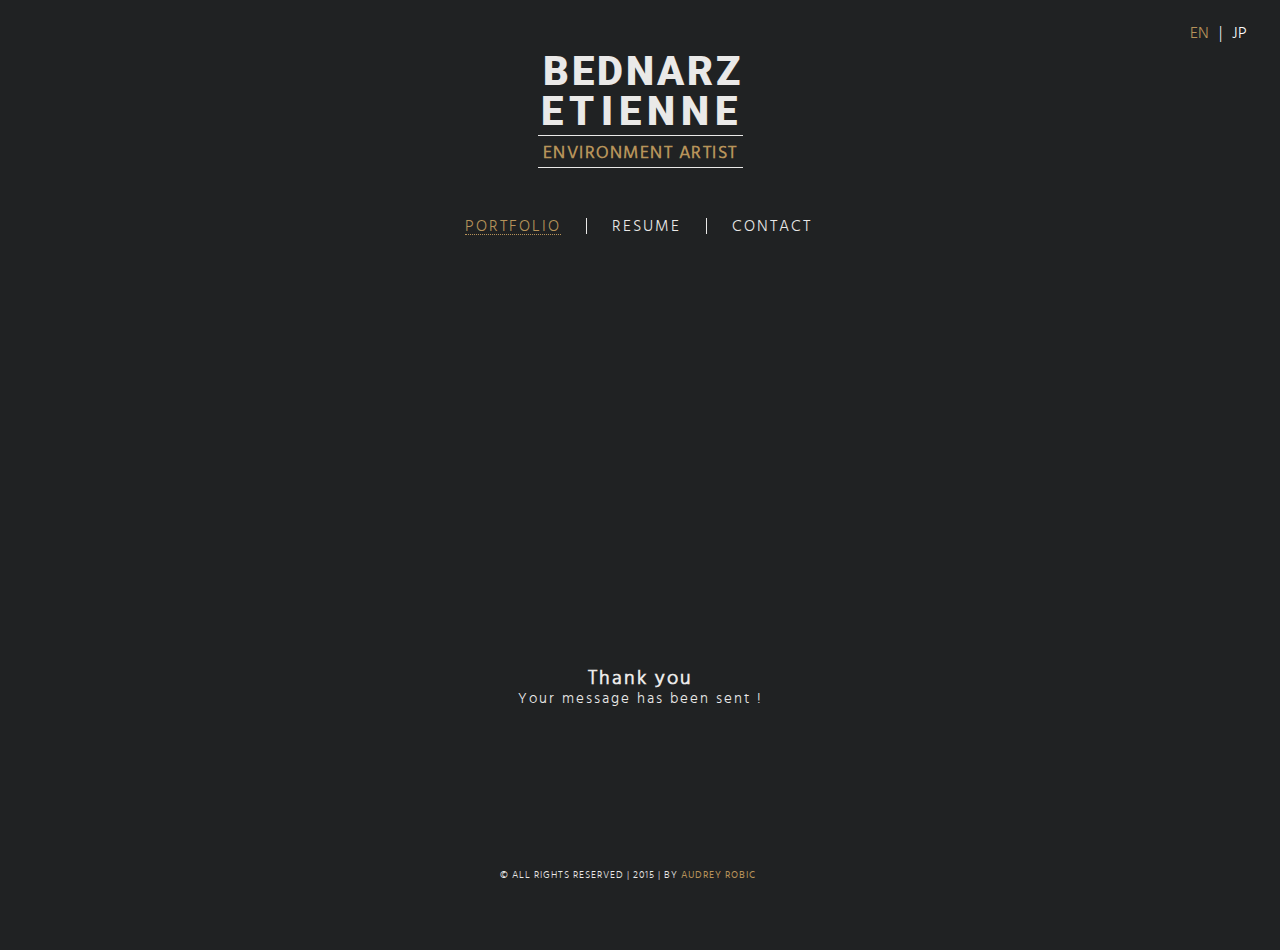
<file: thanks.html>
<!DOCTYPE html>
	<html lang="en">
	<head>
		<title>Contact | E.BEDNARZ | Environement Artist</title>
		<meta charset="UTF-8">
		<meta name="viewport" content="initial-scale=1">
		<meta name="description" content="Etienne Bednarz | 3D Environment Artist for video games. " />
		<meta name="keywords" content="Etienne Bednarz, 3D, Environment artist, video game" />
		<meta property="og:title" content="Etienne Bednarz | 3D Environment Artist for video games. ">
		<meta property="og:description" content="3D Environment Artist for video games.">
		<meta property="og:type" content="Website">
		<meta property="og:url" content="http://etiennebednarz.fr">
		<meta property="og:image" content="http://etiennebednarz.fr/img/social-network.png">
		<meta property="og:site_name" content="Etienne Bednarz">
		<link rel="stylesheet" type="text/css" href="css/reset.css">
		<link rel="stylesheet" type="text/css" href="css/style.css">
		<link rel="stylesheet" type="text/css" href="css/stylesheet.css">
		<link rel="shortcut icon" href="img/favicon.png">
	</head>
	<body>
		<header>
			<button class="button-block"><div class="button-nav"></div></button>
			<ul class="language">
				<li><a href="thanks.html"class="lang-en lang-active">en</a>|</li>
				<li><a href="jp-thanks.html" class="lang-jap">jp</a></li>
			</ul>
			<a href="index.html" class="titre-site">
				<h1>Bednarz <span class="spacing">Etienne</span></h1>
				<h2>Environment Artist </h2>
			</a>
			<nav class="nav">
				<ul class="navigation en">
					<li><a class="content-actif" href="index.html">Portfolio</a></li>
					<li><a href="resume.html">Resume</a></li>
					<li><a href="contact.php">Contact</a></li>
				</ul>
			</nav>
		</header>
		<div class="wrapper clearfix">
			<h3 class="thanks-title">Thank you</h3>
			<p class="thanks">Your message has been sent !</p>
		</div>
		<footer class="footer-thanks">
			<p>© All rights reserved | 2015 | By  <a href="http://www.audreyrobic.be" target='_blank'>Audrey Robic</a></p>
		</footer>
		<script>
		buttonBlock = document.getElementsByClassName("button-block"),
	      	buttonNav = document.getElementsByClassName("button-nav"),
	      	langJap = document.getElementsByClassName("lang-jap"),
	      	language = document.getElementsByClassName("language"),
	      	nav = document.getElementsByClassName("nav");
	      
	      	buttonBlock[0].addEventListener("click", function(){
	        nav[0].classList.toggle("nav-mobile");
	        language[0].classList.toggle("color-lang");
	        langJap[0].classList.toggle("color-lang");
	      	});
		  (function(i,s,o,g,r,a,m){i['GoogleAnalyticsObject']=r;i[r]=i[r]||function(){
		  (i[r].q=i[r].q||[]).push(arguments)},i[r].l=1*new Date();a=s.createElement(o),
		  m=s.getElementsByTagName(o)[0];a.async=1;a.src=g;m.parentNode.insertBefore(a,m)
		  })(window,document,'script','//www.google-analytics.com/analytics.js','ga');

		  ga('create', 'UA-64553737-1', 'auto');
		  ga('send', 'pageview');

		</script>
	</body>
	</html>
</file>
<file: css/style.css>
/**OTHER**/
*::selection{background: rgba(255,255,255,1);color: #202223;}
.clearfix:after{content: "";display: block;clear: both;}
.content-actif, .mailto-link{border-bottom: 1px dotted #B7935A;color: #B7935A;}
.spacing{letter-spacing: 6.2px;}
/**GLOBAL**/
html{width: 100%;height: 100%;}
body{width: 100%;height: 100%;font-weight: normal;font-size: 100%;background: #202223;}
header{width: 100%;margin: 0 auto;margin-top: 50px;}
h1{display: block;font-family: 'robotoblack';margin: 0 auto;font-size: 40px;letter-spacing: 3px;text-transform: uppercase;color: #EAE9E8;margin-bottom: 5px;text-align: center; width: 210px;}
h2{font-family: 'hindlight';font-size: 18px;text-transform: uppercase;letter-spacing: 1.5px;color: #B7935A;border-top: 1px solid #EAE9E8;border-bottom: 1px solid #EAE9E8;padding: 8px 0 5px 0; text-align: center;}
.wrapper{width: 70%;margin: 0 auto;overflow: hidden;position: relative;clear: both;margin-top: 200px;}
/**BUTTON & JAP**/
.language{display:block;width: 100px;height: 50px;position: absolute;right: 0px;top: 25px;text-transform: uppercase;background: transparent;outline: none;border: none;cursor: pointer;color: #fff;-webkit-transition: color .1s ease;-moz-transition: color .1s ease;-ms-transition: color .1s ease;-o-transition: color .1s ease;transition: color .1s ease;z-index: 10000}
.language li{float: left;}
.language a{padding: 20px 10px; font-family: 'hindlight';}
.language a:hover{ color: #B7935A;-webkit-transition: color .1s ease;-moz-transition: color .1s ease;-ms-transition: color .1s ease;-o-transition: color .1s ease;transition: color .1s ease;}
.lang-en, .lang-jap{ width: 50px; color: #fff; padding: 10px;}
.language li:first-child :after{display: block;height: 10px; width: 1px; background: #fff;}
.titre-site{width: 205px;display: block;margin: 50px auto;}
.titre-site .jap{font-size: 38px;}
.en{width: 400px;margin: 0 auto;}
.jap{display: block;margin: 0 auto;}
.lang-active{color: #B7935A;}
nav .jap{width: 485px;margin: 0 auto;}
/**NAV**/
nav{width: 100%;display: block;margin: 0 auto;}
nav ul li{float: left;padding: 0 25px;border-right: 1px solid #EAE9E8;}
nav ul li:last-child{border: none;}
nav ul li a{color: #EAE9E8;font-family: 'hindlight';letter-spacing: 2px;text-transform: uppercase;font-size: 16px;-webkit-transition: color .1s ease;-moz-transition: color .1s ease;-ms-transition: color .1s ease;-o-transition: color .1s ease;transition: color .1s ease;}
nav ul li a:hover{color: #B7935A;-webkit-transition: color .1s ease;-moz-transition: color .1s ease;-ms-transition: color .1s ease;-o-transition: color .1s ease;transition: color .1s ease;}
/**SECTION-PROJET**/
.projet {position: relative;overflow: hidden;margin: 0 auto;display: block;width: 100%;height: 350px;background: #fff;margin-bottom: 50px;}
.projet .work-projet-titre{line-height:52px;overflow:hidden;position:absolute; left:50%;top: 50%;margin-left: -142.5px;margin-top: -64px; display:block;color: #EAE9E8;font-family: 'hindbold';font-size: 40px;letter-spacing: 5px;text-transform: uppercase;padding: 40px 30px 30px 30px; border-top: 3px solid #fff;border-bottom: 3px solid #fff;}
.work-projet-titre:after{display: block;background: rgba(255,255,255,0.2);content: "";height: 200px;left:-100px;position: absolute;top: -40px;transform: rotate(35deg);transition: all 550ms cubic-bezier(0.19, 1, 0.22, 1);width: 50px;}
.projet:hover .work-projet-titre:after{transform: rotate(35deg);left: 350px;transition: all 550ms cubic-bezier(0.19, 1, 0.22, 1);}
.projet:hover .work-projet-titre { opacity: .9;}
.styx{background: url(../img/section-styx.jpg);background-size: cover;}
.texture{background: url(../img/section-texture-01.jpg);background-size: cover;}
.models{background: url(../img/section-models-01.jpg);background-size: cover;}
.leveldesign{background: url(../img/section-leveldesign-01.jpg);background-size: cover;}
.models .work-projet-titre{left:50%; margin-left: -122px;}
.leveldesign .work-projet-titre{margin-left: -188px;}
.leveldesign:hover .work-projet-titre:after{left: 450px;}

/**CONTACT**/
.contact{font-family: 'hindlight';display: block;margin-bottom: 25px;color: #EAE9E8;letter-spacing: 2px;}
form{margin: 0 auto;display: block;width: 60%;margin-bottom: 100px;text-align: center;}
input, .message{display: block;width: 100%;height: 40px;margin-bottom: 25px;border: 1px solid #EAE9E8;outline-color: #B7935A;outline-width: 2px;padding-left: 2%;color: #EAE9E8;font-family: 'hindlight';letter-spacing: 1px;background: #202223;}
.message{height: 200px;padding-top: 10px;resize:none;}
.button{margin-left: 0;width: 50%;padding: 20px 10px; height: 20px;font-size: 10px;line-height: 0em;background: #EAE9E8;color:#202223;outline: none;text-align: center;border: 1px solid #EAE9E8;text-transform: uppercase;font-family: 'hindbold';letter-spacing: 5px;-webkit-transition: background .2s ease-out;-moz-transition: background .2s ease-out;-ms-transition: background .2s ease-out;-o-transition: background .2s ease-out;transition: background .2s ease-out;}
.button:hover{background: #202223;color: #EAE9E8;-webkit-transition: background .2s ease-out;-moz-transition: background .2s ease-out;-ms-transition: background .2s ease-out;-o-transition: background .2s ease-out;transition: background .2s ease-out;}
.button:active{background: #EAE9E8;color: #B7935A;}
.mailto{font-family: 'hindlight';color: #fff;position: absolute;bottom:115px;left:52.52%;}
/**PROJETT-PAGE**/
.galerie img{display: block;margin: 0 auto;margin-bottom: 50px;width: 100%;clear: both;}
.galerie li:nth-child(even){margin-bottom: 100px;}
.galerie-title{display: block;font-size: 16px;font-family:'hindlight';font-weight: 100;color: #EAE9E8;float: left;}
.titre-projet{font-family:'hindregular';display: block;margin: 0 auto;color:  #B7935A;letter-spacing: 2px;text-transform: uppercase;font-size: 16px;float: left;}
.titre-projet:after{content:"";display: block;background: #EAE9E8;height: 15px;margin: 2.5px 10px;width: 1px;float: right;margin-bottom: 25px;}
.galerie-title-sub{clear: both;font-size: 14px;margin:-17.5px 0 15px; opacity: .7;}
/**FOOTER & THANKS**/
footer{clear: both;color: #EAE9E8;font-family: 'hindlight';text-transform: uppercase;font-size: 10px;letter-spacing: 1px;text-align: center;padding-bottom: 20px;position: relative;}
footer a{color: #B7935A;font-family: 'hindregular';}
.thanks-title{text-align: center;color: #EAE9E8;font-family: 'hindlight';font-size: 20px;margin: 300px 0 0 0 ;letter-spacing: 2px;}
.thanks{text-align: center;color: #EAE9E8;font-family: 'hindlight';font-size: 15px;letter-spacing: 2px;line-height: 1.5em;}
.footer-thanks{position: absolute;bottom: 0;left: 50%;margin-left: -140px;}
/**OTHER-2**/
.none{display: none;}
.display{display: block}
.wrapper-resume{margin:0 auto;width: 90%;}
.resume{line-height:1.5em;color: #fff; font-family: 'hindlight';}
.label{float: left; font-size: 14px; font-family: 'hindlight';margin-right: 10px; color: #B7935A;}
.label:after{display: block;content: "";height: 20px;width: 1px; background: #B7935A;float: right;}
.resume li{
	clear: both;
	padding: 10px 0;
}
.resume-lang{float: left; margin-top:-8px;}
.resume-lang li{
	clear: both;
}
.resume a{color: #fff;-webkit-transition: color .2s ease-out;-moz-transition: color .2s ease-out;-ms-transition: color .2s ease-out;-o-transition: color .2s ease-out;transition: color .2s ease-out;}
.resume a:hover{color: #B7935A;-webkit-transition: color .2s ease-out;-moz-transition: color .2s ease-out;-ms-transition: color .2s ease-out;-o-transition: color .2s ease-out;transition: color .2s ease-out;}
.big{font-size: 16px;width: 65%;float: left;}
.light{font-family: 'hindlight';font-weight:100;font-size: 14px; color: rgba(255,255,255,0.8);width: 65%;float: left;}

@media all and (min-width: 320px) and (max-width: 1023px){
	.wrapper{width: 90%;}
	.works li a {width: 100%;}
	.projet .ligne{bottom: 50px;width: 200px;-webkit-transform:translateX(0px);-moz-transform:translateX(0px);-ms-transform:translateX(0px);-o-transform:translateX(0px);transform:translateX(0px);}
	form{width: 90%;}
	input, .message{margin-left: -2%;}
	.button{margin-left: -2%;width: 102%;}
	.mailto{font-family: 'hindlight';color: #fff;position: relative;left: 60%;bottom: 70px;}
	.contact{display: block;width: 100%;margin-left:0px;margin-top: 50px;text-align: left;}
	.galerie{width: 100%;margin: 0 auto;}
	.resume{width: 50%; height:250px; float: left;}
	.resume:first-child, .resume:last-child {height: 500px;}
	.wrapper-resume{margin-top: 150px;}
	nav{width: 100%; height: 60vh;  background:rgba(255,255,255,.98);position:fixed;top:0;z-index: 1000;-webkit-transform:translateY(-100%);-moz-transform:translateY(-100%);-ms-transform:translateY(-100%);-o-transform:translateY(-100%);transform:translateY(-100%);-webkit-transition: transform .2s ease-out;-moz-transition: transform .2s ease-out;-ms-transition: transform .2s ease-out;-o-transition: transform .2s ease-out;transition: transform .2s ease-out;}
	nav ul li{width:100%;margin:0;clear: both;font-size: 16px;border: none;text-align: center;padding: 0;}
	nav ul li a{color: #202223;font-family: 'hindlight';letter-spacing: 2px;text-transform: uppercase;font-size: 16px;}
	.en{width: 100%;line-height: 4em;margin-top: 10vh;}
	.nav .jap{width: 100%;line-height: 4em;margin-top: 10vh;}
	.language{left: 10px; top: 15px;}
	.button-block{position: fixed; top: 0px;right: 0;width: 60px;height: 45px;z-index: 10000; outline: none;background: transparent;border: none;	}
	.button-nav{display:block;height: 5px;width: 5px; background:#fff;position: fixed;border: 1px solid #202223;top: 20px; right: 20px;}
	.button-nav::after, .button-nav::before{border: 1px solid #202223;display:block;content:"";clear:both;height: 5px;width: 5px; background: #fff;position: fixed;}
	.button-nav::after{ top: 20px; right: 40px;}
	.button-nav::before{ top: 20px; right: 30px;}
	.nav-mobile{-webkit-transform:translateY(0px);-moz-transform:translateY(0px);-ms-transform:translateY(0px);-o-transform:translateY(0px);transform:translateY(0px);}
	.color-lang{color: #202223;}
}
@media all and (min-width:651px) and (max-width: 1023px){
	form{width: 60%;}
	.button{width: 50%;}
	.mailto{position: absolute; bottom: 110px;left: 55%;}
	.resume{margin:0 auto;width:50%; height:450px;float: left;}
	.resume:nth-child(2){clear: both;}
	.resume:last-child{margin-top: -500px;}
}
@media all and (min-width:1024px) and (max-width: 1280px){
	.resume{width:30%; height:450px;float: left;margin:100px 0;}
	.resume:first-child{margin-left: 10%;}
	.button-block{display: none;}
}
@media all and (min-width:1281px){
	.resume{width:30%; height:450px;float: left;margin:100px 0;}
	.resume:first-child{margin-left: 10%;}
	.button-block{display: none;}
}
@media all and (min-width: 320px) and (max-width: 650px){
	.wrapper-resume{margin:0 auto;width: 85%;}
	.resume{width: 100%; height:250px;}
	footer{margin-top: 50px;}
	.projet{text-align: center;}
	.leveldesign .work-projet-titre{margin-left: -160px;text-align: center;padding: 40px 0px 30px 0px; }
}
</file>
<file: css/stylesheet.css>
/* Generated by Font Squirrel (http://www.fontsquirrel.com) on June 21, 2015 */



@font-face {
    font-family: 'hindbold';
    src: url('../font/hind-bold-webfont.eot');
    src: url('../font/hind-bold-webfont.eot?#iefix') format('embedded-opentype'),
         url('../font/hind-bold-webfont.woff2') format('woff2'),
         url('../font/hind-bold-webfont.woff') format('woff'),
         url('../font/hind-bold-webfont.ttf') format('truetype'),
         url('../font/hind-bold-webfont.svg#hindbold') format('svg');
    font-weight: normal;
    font-style: normal;

}




@font-face {
    font-family: 'hindlight';
    src: url('../font/hind-light-webfont.eot');
    src: url('../font/hind-light-webfont.eot?#iefix') format('embedded-opentype'),
         url('../font/hind-light-webfont.woff2') format('woff2'),
         url('../font/hind-light-webfont.woff') format('woff'),
         url('../font/hind-light-webfont.ttf') format('truetype'),
         url('../font/hind-light-webfont.svg#hindlight') format('svg');
    font-weight: normal;
    font-style: normal;

}

@font-face {
    font-family: 'hindregular';
    src: url('../font/hind-regular-webfont.eot');
    src: url('../font/hind-regular-webfont.eot?#iefix') format('embedded-opentype'),
         url('../font/hind-regular-webfont.woff2') format('woff2'),
         url('../font/hind-regular-webfont.woff') format('woff'),
         url('../font/hind-regular-webfont.ttf') format('truetype'),
         url('../font/hind-regular-webfont.svg#hind_regularregular') format('svg');
    font-weight: normal;
    font-style: normal;

}
@font-face {
    font-family: 'robotoblack';
    src: url('../font/Roboto-Black-webfont.eot');
    src: url('../font/Roboto-Black-webfont.eot?#iefix') format('embedded-opentype'),
         url('../font/Roboto-Black-webfont.woff2') format('woff2'),
         url('../font/Roboto-Black-webfont.woff') format('woff'),
         url('../font/Roboto-Black-webfont.ttf') format('truetype'),
         url('../font/Roboto-Black-webfont.svg#robotoblack') format('svg');
    font-weight: normal;
    font-style: normal;

}
</file>
